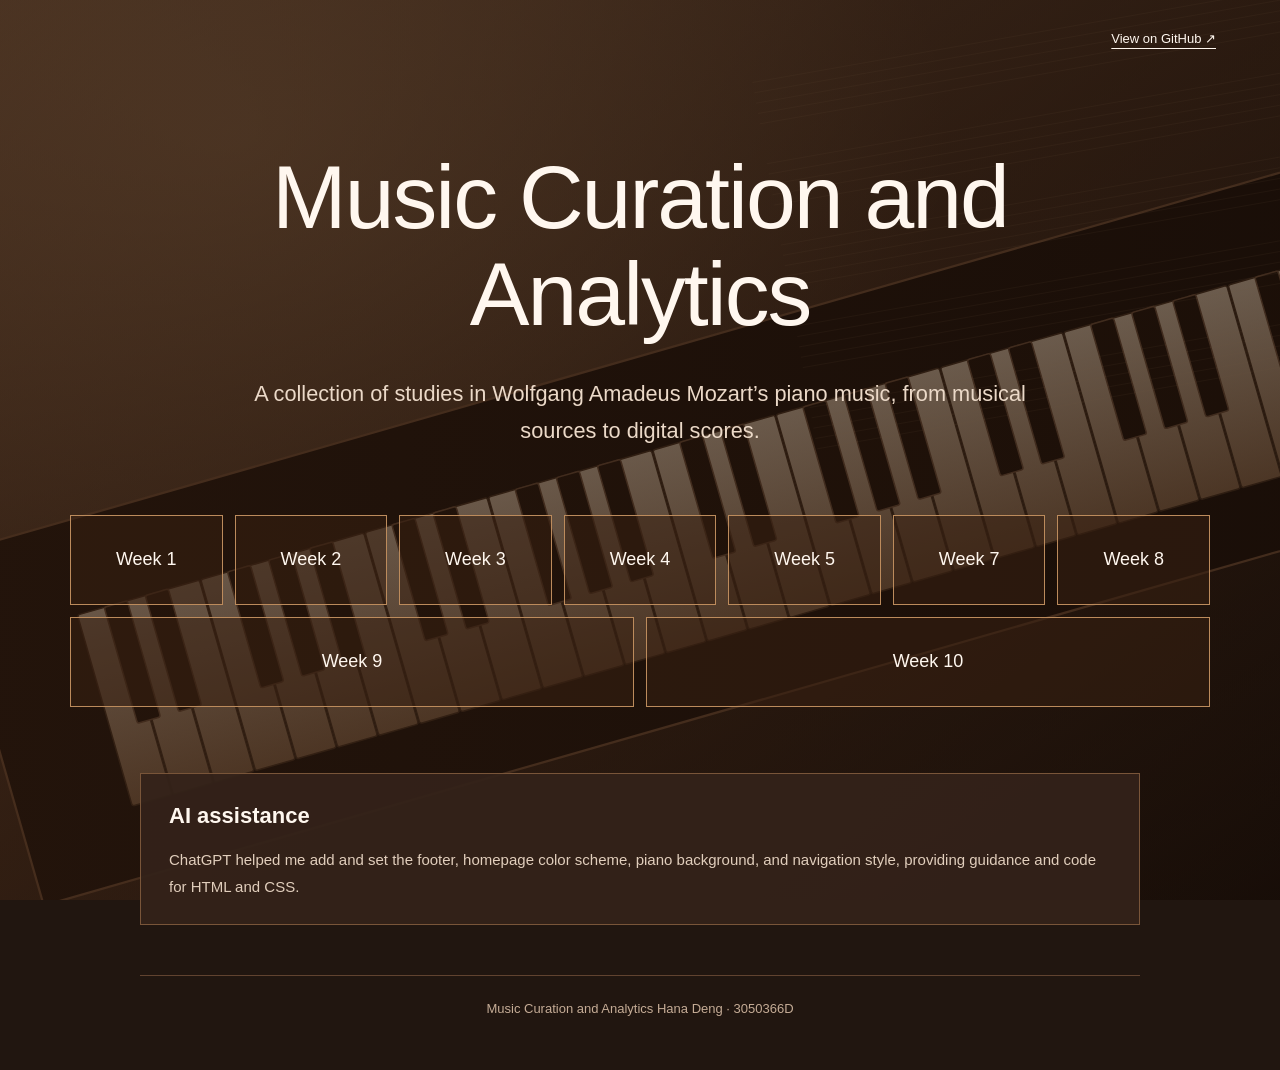
<file: index.html>
<!doctype html>
<html>
  <head>
    <title>Home | Music Curation and Analytics</title>
    <link rel="stylesheet" href="portfolio.css?v=20261117">
 <style>
  /* 1. Piano background, brown overlay and page spacing */
  body {
    min-height: 100vh;
    margin: 0;
    padding: 28px 5vw;
    text-align: center;
    background-color: #211610;
    background-image:
      linear-gradient(
        90deg,
        rgba(39, 22, 12, 0.62),
        rgba(24, 13, 7, 0.55)
      ),
      url("piano-background-brown.svg");
    background-position: center;
    background-size: cover;
    background-repeat: no-repeat;
    background-attachment: fixed;
  }

  /* 2. GitHub link at the top of the page */
  body > p:first-of-type {
    margin: 0;
    text-align: right;
    font-size: 13px;
  }

  /* 3. Main heading */
  body > h1 {
    max-width: 1000px;
    margin: 100px auto 32px;
    font-size: clamp(44px, 7vw, 108px);
    font-weight: 500;
    line-height: 1.08;
    letter-spacing: -2px;
  }

  /* 4. Introduction below the main heading */
  body > h1 + p {
    max-width: 800px;
    margin: 0 auto 60px;
    color: #ebd9c8;
    font-size: clamp(17px, 1.7vw, 25px);
    line-height: 1.7;
  }

  /* 5. Navigation layout and hidden text separators */
  .week-nav {
    margin: 0 auto 60px;
    gap: 0;
    font-size: 0;
  }

  /* 6. Navigation buttons with vertically stacked text */
  .week-nav a {
    display: flex;
    flex-direction: column;
    align-items: center;
    justify-content: center;
    flex: 1 1 140px;
    min-height: 90px;
    margin: 6px;
    font-size: 18px;
    white-space: normal;
  }

  /* 7. AI assistance heading and statement */
  body > h2 {
    max-width: 1000px;
    margin: 50px auto 0;
    padding: 24px 28px 12px;
    border: 1px solid #795539;
    border-bottom: 0;
    background: rgba(51, 34, 25, 0.92);
    text-align: left;
    font-size: 22px;
  }

  body > h2 + p {
    max-width: 1000px;
    margin: 0 auto 50px;
    padding: 0 28px 24px;
    border: 1px solid #795539;
    border-top: 0;
    background: rgba(51, 34, 25, 0.92);
    color: #e1cebc;
    text-align: left;
    font-size: 15px;
    line-height: 1.8;
  }

  /* 8. Footer */
  footer {
    display: block;
    max-width: 1000px;
    margin: 0 auto;
    padding: 22px 0;
    border-top: 1px solid #614330;
    text-align: center;
  }

  footer p {
    margin: 0;
  }

  footer small {
    font-size: 13px;
  }
</style>
  </head>
  <body>
    <p>
  <a href="https://github.com/dengyuhan0318-web/MCA-2026">View on GitHub ↗</a>
    </p>
      <h1>Music Curation and Analytics</h1>
      <p>A collection of studies in Wolfgang Amadeus Mozart’s piano music, from musical sources to digital scores.</p>
      <nav class="week-nav" aria-label="Portfolio weeks">
        <a  href="week-1.html">Week 1</a> |
        <a  href="week-2.html">Week 2</a> |
        <a  href="verovio.html">Week 3</a> |
        <a  href="week-4.html">Week 4</a> |
        <a  href="week-5.html">Week 5</a> |
        <a  href="week-7.html">Week 7</a> |
        <a href="week-8.html">Week 8</a> |
        <a href="week-9.html">Week 9</a> |
        <a href="week-10.html">Week 10</a>
      </nav>
    <h2>AI assistance</h2>
    <p>
  ChatGPT helped me add and set the footer, homepage color scheme, piano background, and navigation style, providing guidance and code for HTML and CSS.
    </p>
    <footer>
  <p>
    <small>
      Music Curation and Analytics
      Hana Deng · 3050366D
    </small>
  </p>
</footer>
  </body>
</html>
</file>
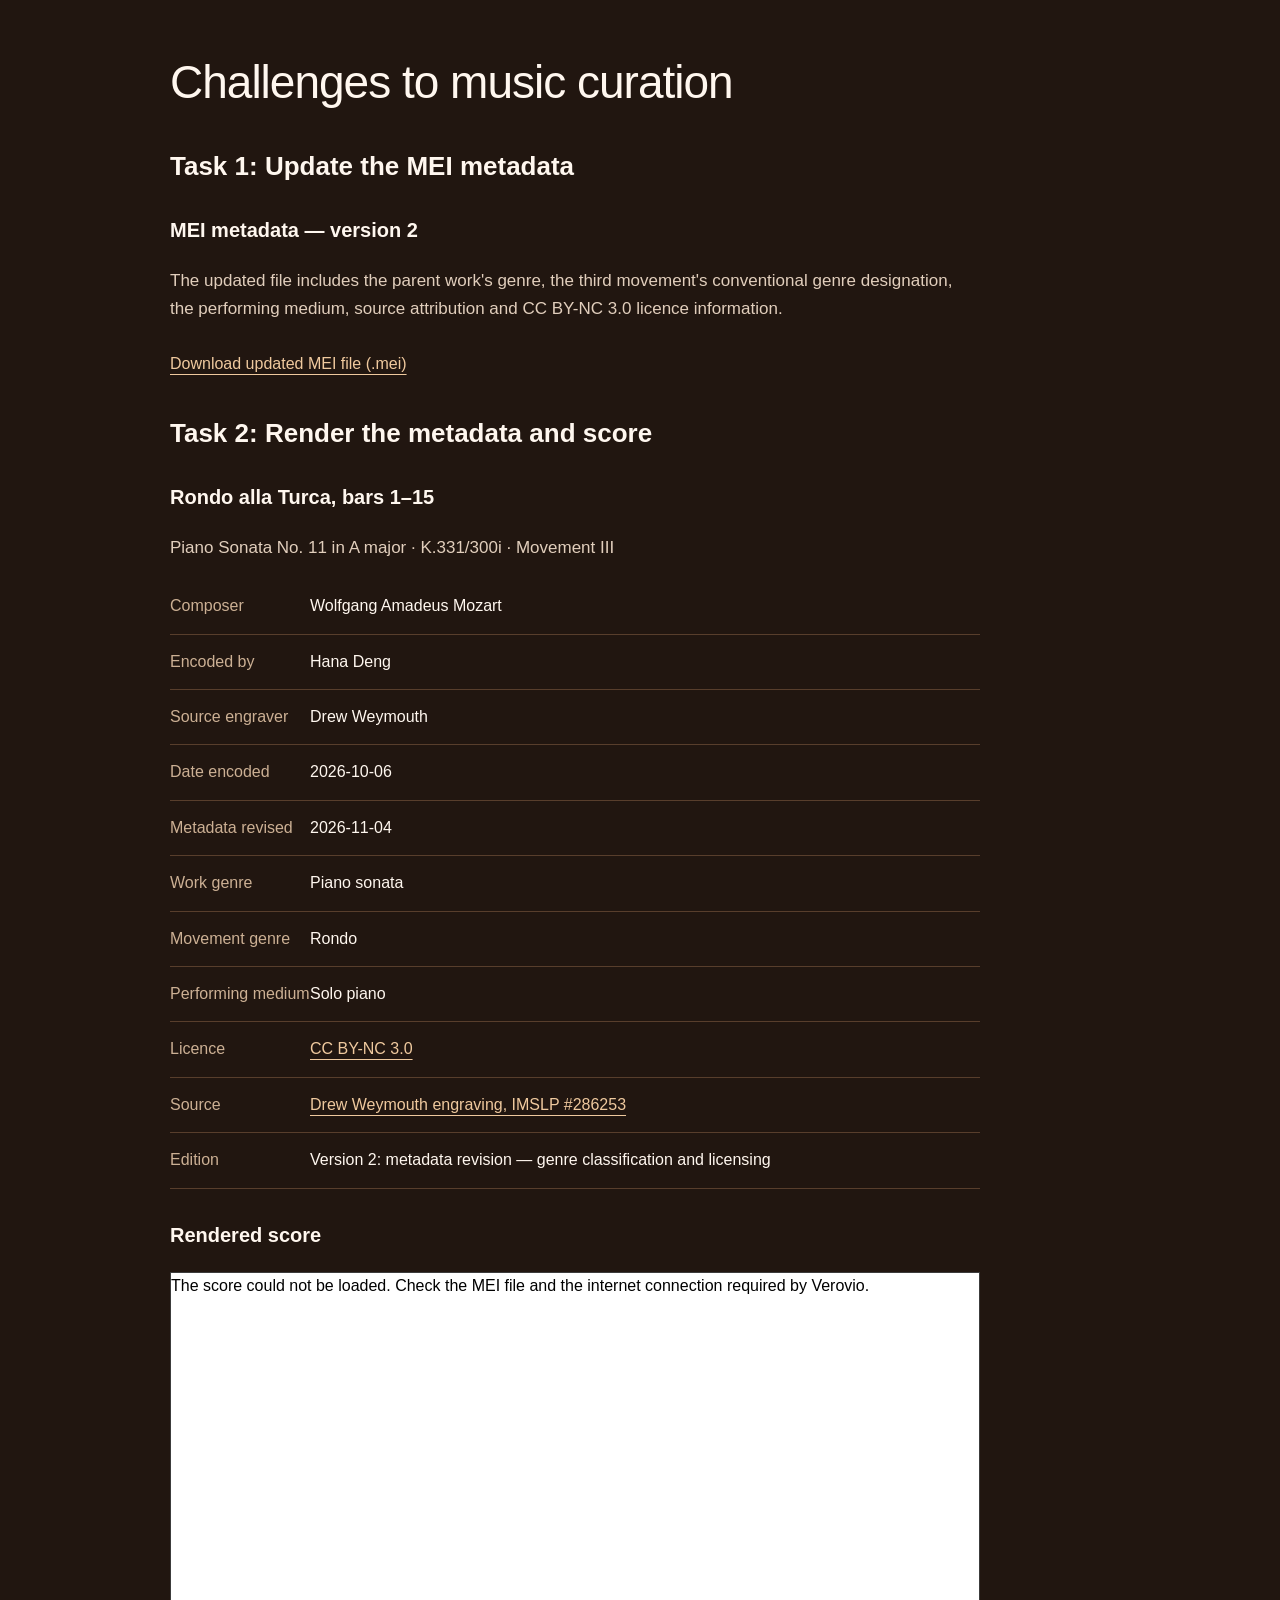
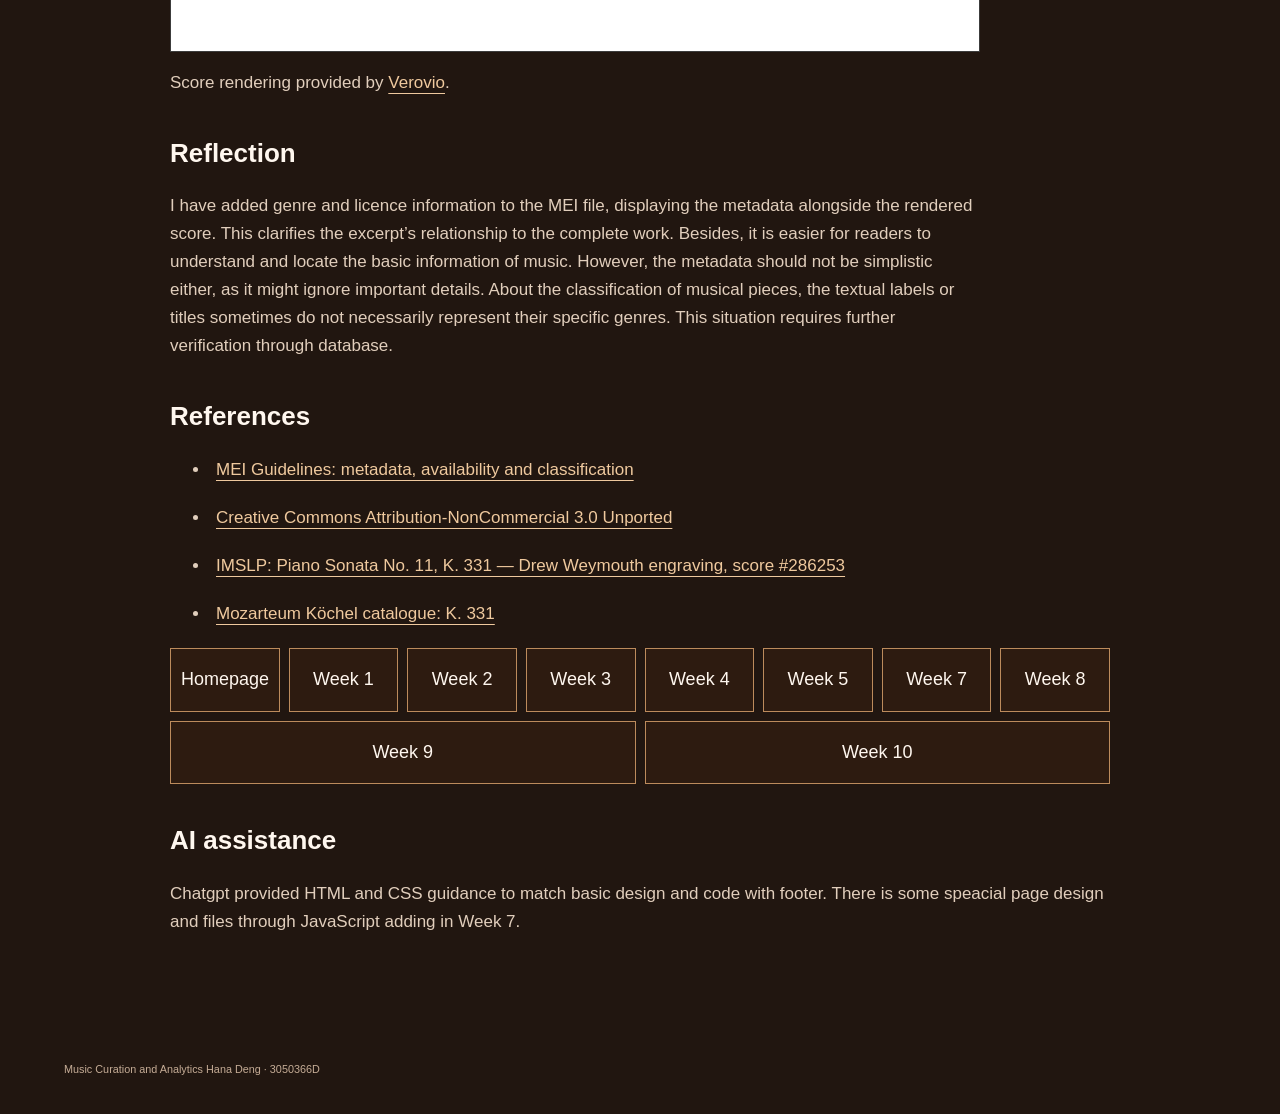
<file: metaRAW.html>
<!doctype html>
<html lang="en">
<head>
  <meta charset="utf-8">
  <meta name="viewport" content="width=device-width, initial-scale=1">
  <meta http-equiv="refresh" content="0; url=week-7.html#render-title">
  <title>Week 7 metadata and score | Music Curation and Analytics</title>
  <link rel="canonical" href="week-7.html">
  <link rel="stylesheet" href="portfolio.css">
</head>
<body class="interior">
  <main class="page">
    <p><a href="week-7.html#render-title">Open the updated Week 7 metadata and score →</a></p>
  </main>
</body>
</html>
</file>
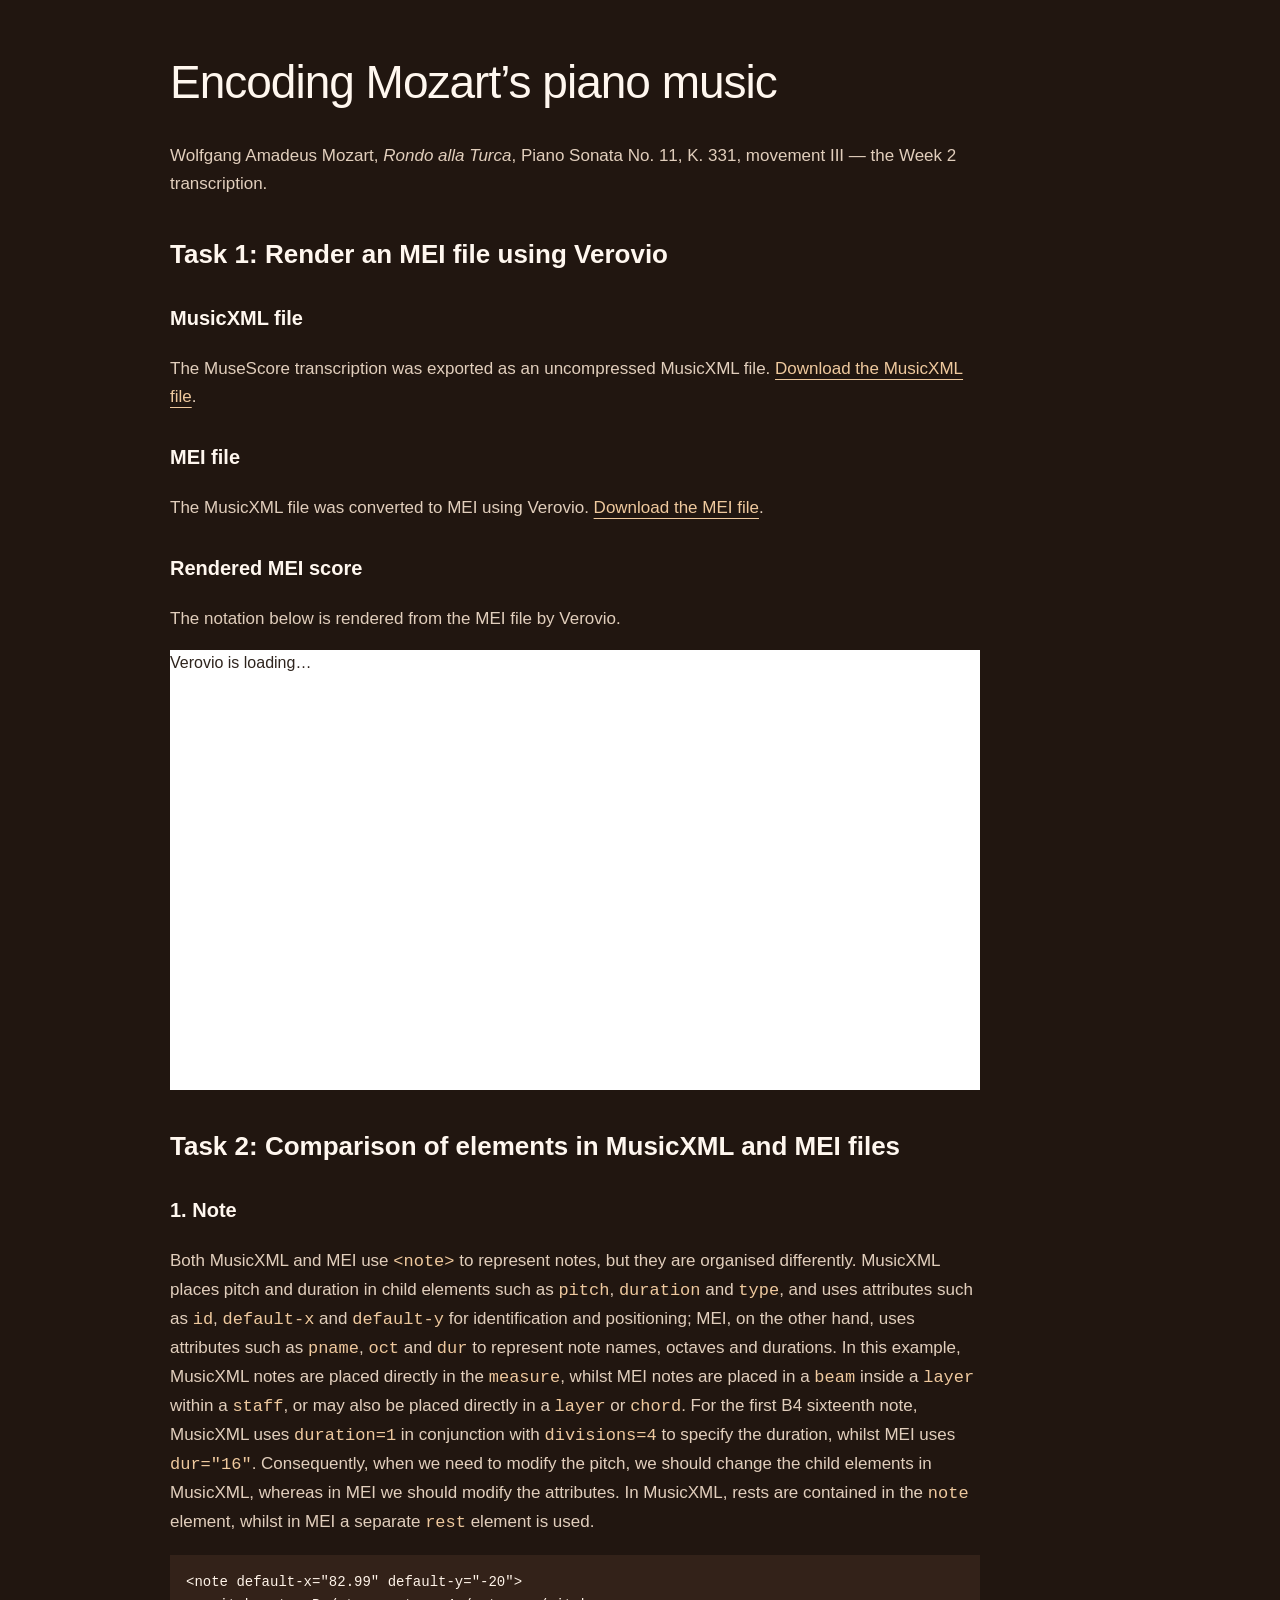
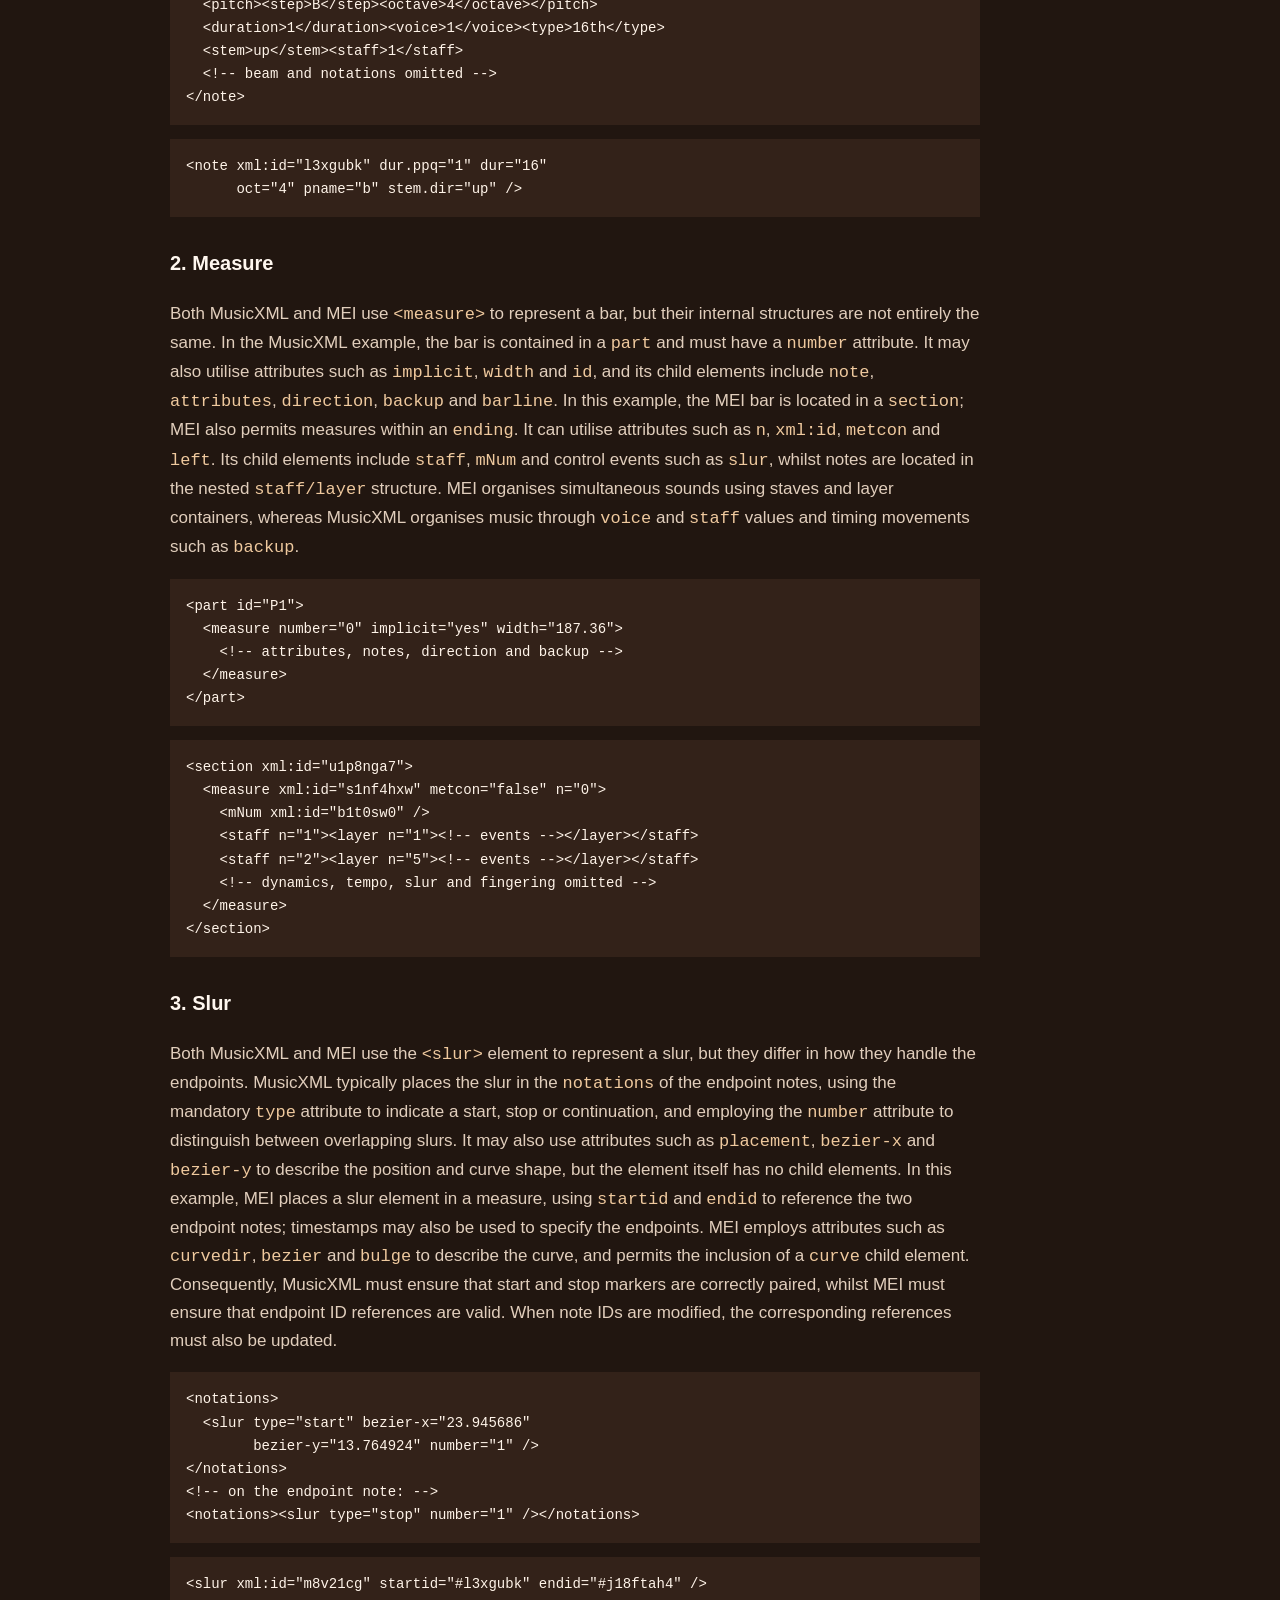
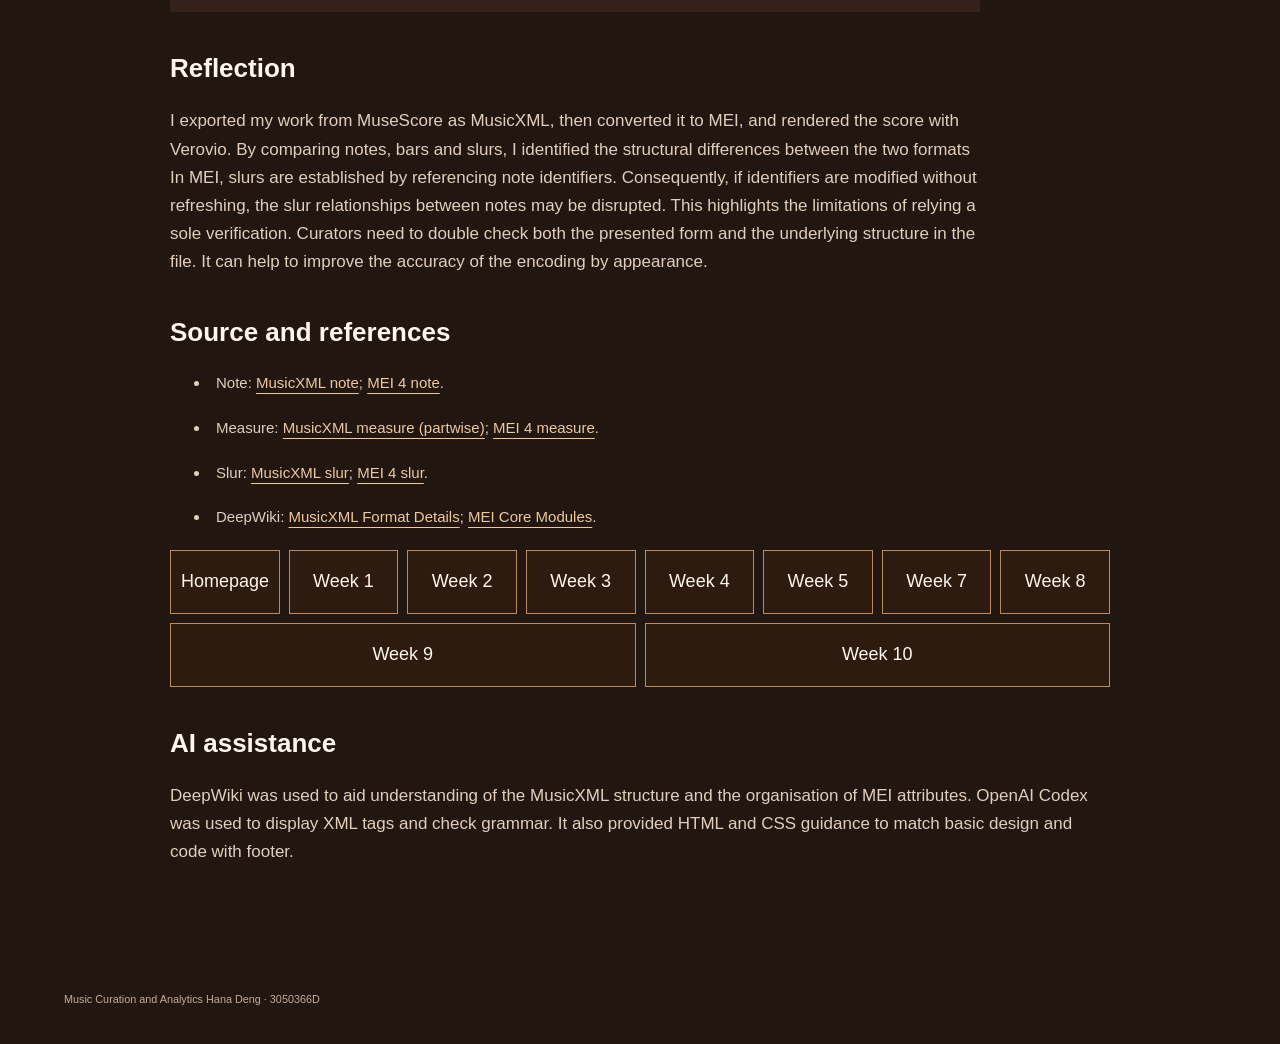
<file: verovio.html>
<!doctype html>
<html>
  <head>
    <title>Week 3 — Mozart in MusicXML and MEI</title>
    <link rel="stylesheet" href="portfolio.css?v=20261017-consistency">
    <style>  
      /* Score display */
  #app {
    width: 100%;
    height: 440px;
    background: #fff;
    color: #2e241d;
    color-scheme: light;
  }

  /* Encoding examples */
  .page pre {
    overflow: auto;
    padding: 16px;
    background: #332219;
    color: #fff4e9;
    font-size: 14px;
    line-height: 1.65;
  }

  .page p code {
    color: #efc99e;
  }

  /* References */
  .references {
    margin-top: 40px;
  }

  .references p,
  .references li {
    font-size: 15px;
  }</style>
  </head>
  <body>
  <a class="skip" href="#main">Skip to content</a>
  <main id="main" class="page">
    <article>
      <h1>Encoding Mozart’s piano music</h1>
      <p>
        Wolfgang Amadeus Mozart, <i>Rondo alla Turca</i>,
        Piano Sonata No. 11, K. 331, movement III —
        the Week 2 transcription.
      </p>
        <section>
  <h2>Task 1: Render an MEI file using Verovio</h2>
          <h3>MusicXML file</h3>
          <p>
            The MuseScore transcription was exported as an uncompressed MusicXML file.
            <a href="data/Mozart_Rondo_alla_Turca_15_bars.musicxml" download>Download the MusicXML
            file</a>.
          </p>
          <h3>MEI file</h3>
          <p>
            The MusicXML file was converted to MEI using Verovio.
            <a href="data/Mozart_Rondo_alla_Turca_15_bars.mei" download>Download the MEI file</a>.
          </p>
          <h3>Rendered MEI score</h3>
          <p>The notation below is rendered from the MEI file by Verovio.</p>
          <p id="status" role="status" hidden></p>
          <div id="app">Verovio is loading…</div>
        </section>
        <section>
  <h2>Task 2: Comparison of elements in MusicXML and MEI files</h2>
          <h3>1. Note</h3>
          <p>
            Both MusicXML and MEI use <code>&lt;note&gt;</code> to represent notes, but they are
            organised differently. MusicXML places pitch and duration in child elements such as
            <code>pitch</code>, <code>duration</code> and <code>type</code>, and uses attributes
            such as <code>id</code>, <code>default-x</code> and <code>default-y</code> for
            identification and positioning; MEI, on the other hand, uses attributes such as
            <code>pname</code>, <code>oct</code> and <code>dur</code> to represent note names,
            octaves and durations. In this example, MusicXML notes are placed directly in the
            <code>measure</code>, whilst MEI notes are placed in a <code>beam</code> inside a
            <code>layer</code> within a <code>staff</code>, or may also be placed directly in a
            <code>layer</code> or <code>chord</code>. For the first B4 sixteenth note, MusicXML uses
            <code>duration=1</code> in conjunction with <code>divisions=4</code> to specify the
            duration, whilst MEI uses <code>dur="16"</code>. Consequently, when we need to modify
            the pitch, we should change the child elements in MusicXML, whereas in MEI we should
            modify the attributes. In MusicXML, rests are contained in the <code>note</code>
            element, whilst in MEI a separate <code>rest</code> element is used.
          </p>
          <pre><code>&lt;note default-x=&quot;82.99&quot; default-y=&quot;-20&quot;&gt;
  &lt;pitch&gt;&lt;step&gt;B&lt;/step&gt;&lt;octave&gt;4&lt;/octave&gt;&lt;/pitch&gt;
  &lt;duration&gt;1&lt;/duration&gt;&lt;voice&gt;1&lt;/voice&gt;&lt;type&gt;16th&lt;/type&gt;
  &lt;stem&gt;up&lt;/stem&gt;&lt;staff&gt;1&lt;/staff&gt;
  &lt;!-- beam and notations omitted --&gt;
&lt;/note&gt;</code></pre>
          <pre><code>&lt;note xml:id=&quot;l3xgubk&quot; dur.ppq=&quot;1&quot; dur=&quot;16&quot;
      oct=&quot;4&quot; pname=&quot;b&quot; stem.dir=&quot;up&quot; /&gt;</code></pre>
          <h3>2. Measure</h3>
          <p>
            Both MusicXML and MEI use <code>&lt;measure&gt;</code> to represent a bar, but their
            internal structures are not entirely the same. In the MusicXML example, the bar is
            contained in a <code>part</code> and must have a <code>number</code> attribute. It may
            also utilise attributes such as <code>implicit</code>, <code>width</code> and
            <code>id</code>, and its child elements include <code>note</code>,
            <code>attributes</code>, <code>direction</code>, <code>backup</code> and
            <code>barline</code>. In this example, the MEI bar is located in a <code>section</code>;
            MEI also permits measures within an <code>ending</code>. It can utilise attributes such
            as <code>n</code>, <code>xml:id</code>, <code>metcon</code> and <code>left</code>. Its
            child elements include <code>staff</code>, <code>mNum</code> and control events such as
            <code>slur</code>, whilst notes are located in the nested <code>staff/layer</code>
            structure. MEI organises simultaneous sounds using staves and layer containers, whereas
            MusicXML organises music through <code>voice</code> and <code>staff</code> values and
            timing movements such as <code>backup</code>.
          </p>
          <pre><code>&lt;part id=&quot;P1&quot;&gt;
  &lt;measure number=&quot;0&quot; implicit=&quot;yes&quot; width=&quot;187.36&quot;&gt;
    &lt;!-- attributes, notes, direction and backup --&gt;
  &lt;/measure&gt;
&lt;/part&gt;</code></pre>
          <pre><code>&lt;section xml:id=&quot;u1p8nga7&quot;&gt;
  &lt;measure xml:id=&quot;s1nf4hxw&quot; metcon=&quot;false&quot; n=&quot;0&quot;&gt;
    &lt;mNum xml:id=&quot;b1t0sw0&quot; /&gt;
    &lt;staff n=&quot;1&quot;&gt;&lt;layer n=&quot;1&quot;&gt;&lt;!-- events --&gt;&lt;/layer&gt;&lt;/staff&gt;
    &lt;staff n=&quot;2&quot;&gt;&lt;layer n=&quot;5&quot;&gt;&lt;!-- events --&gt;&lt;/layer&gt;&lt;/staff&gt;
    &lt;!-- dynamics, tempo, slur and fingering omitted --&gt;
  &lt;/measure&gt;
&lt;/section&gt;</code></pre>
          <h3>3. Slur</h3>
          <p>
            Both MusicXML and MEI use the <code>&lt;slur&gt;</code> element to represent a slur, but
            they differ in how they handle the endpoints. MusicXML typically places the slur in the
            <code>notations</code> of the endpoint notes, using the mandatory <code>type</code>
            attribute to indicate a start, stop or continuation, and employing the
            <code>number</code> attribute to distinguish between overlapping slurs. It may also use
            attributes such as <code>placement</code>, <code>bezier-x</code> and
            <code>bezier-y</code> to describe the position and curve shape, but the element itself
            has no child elements. In this example, MEI places a slur element in a measure, using
            <code>startid</code> and <code>endid</code> to reference the two endpoint notes;
            timestamps may also be used to specify the endpoints. MEI employs attributes such as
            <code>curvedir</code>, <code>bezier</code> and <code>bulge</code> to describe the curve,
            and permits the inclusion of a <code>curve</code> child element. Consequently, MusicXML
            must ensure that start and stop markers are correctly paired, whilst MEI must ensure
            that endpoint ID references are valid. When note IDs are modified, the corresponding
            references must also be updated.
          </p>
          <pre><code>&lt;notations&gt;
  &lt;slur type=&quot;start&quot; bezier-x=&quot;23.945686&quot;
        bezier-y=&quot;13.764924&quot; number=&quot;1&quot; /&gt;
&lt;/notations&gt;
&lt;!-- on the endpoint note: --&gt;
&lt;notations&gt;&lt;slur type=&quot;stop&quot; number=&quot;1&quot; /&gt;&lt;/notations&gt;</code></pre>
          <pre><code>&lt;slur xml:id=&quot;m8v21cg&quot; startid=&quot;#l3xgubk&quot; endid=&quot;#j18ftah4&quot; /&gt;</code></pre>
        </section>
        <h2>Reflection</h2>
        <p>
          I exported my work from MuseScore as MusicXML, then converted it to MEI, and rendered
          the score with Verovio. By comparing notes, bars and slurs, I identified the structural differences between the two formats In MEI, slurs are established
          by referencing note identifiers. Consequently, if identifiers are modified without
          refreshing, the slur relationships between notes may be disrupted. This
          highlights the limitations of relying a sole verification. Curators
          need to double check both the presented form and the underlying structure
          in the file. It can help to improve the accuracy of the encoding by appearance.
        </p>
        <div class="references">
  <h2>Source and references</h2>
  <ul>
    <li>
      Note:
      <a href="https://www.w3.org/2021/06/musicxml40/musicxml-reference/elements/note/">MusicXML note</a>;
      <a href="https://music-encoding.org/guidelines/v4/elements/note.html">MEI 4 note</a>.
    </li>
    <li>
      Measure:
      <a href="https://www.w3.org/2021/06/musicxml40/musicxml-reference/elements/measure-partwise/">MusicXML measure (partwise)</a>;
      <a href="https://music-encoding.org/guidelines/v4/elements/measure.html">MEI 4 measure</a>.
    </li>
    <li>
      Slur:
      <a href="https://www.w3.org/2021/06/musicxml40/musicxml-reference/elements/slur/">MusicXML slur</a>;
      <a href="https://music-encoding.org/guidelines/v4/elements/slur.html">MEI 4 slur</a>.
    </li>
    <li>
      DeepWiki:
      <a href="https://deepwiki.com/w3c/mnxconverter/6.1-musicxml-format-details">MusicXML Format Details</a>;
      <a href="https://deepwiki.com/music-encoding/music-encoding/2.1-core-modules">MEI Core Modules</a>.
    </li>
  </ul>
</div>
        <script type="module">
import 'https://www.verovio.org/javascript/app/verovio-app.js';
const options={defaultView:'responsive',defaultZoom:3,enableResponsive:true,enableDocument:true};
const app=new Verovio.App(document.getElementById('app'),options);
const status=document.getElementById('status');
const scorePanel=document.getElementById('app');
let fitTimer;
function fitScorePanel(){
  clearTimeout(fitTimer);
  fitTimer=setTimeout(()=>{
    const svg=scorePanel.querySelector('.vrv-svg-wrapper svg');
    if(!svg)return;
    const scoreHeight=svg.getBoundingClientRect().height;
    if(!scoreHeight)return;
    const toolbar=scorePanel.querySelector('.vrv-toolbar');
    const bar=scorePanel.querySelector('.vrv-statusbar');
    const height=Math.ceil(scoreHeight+(toolbar?.offsetHeight||0)+(bar?.offsetHeight||0)+16);
    if(Math.abs(scorePanel.clientHeight-height)>2){
      scorePanel.style.height=height+'px';
      window.dispatchEvent(new Event('resize'));
    }
  },180);
}
new MutationObserver(fitScorePanel).observe(scorePanel,{childList:true,subtree:true});
window.addEventListener('resize',fitScorePanel);
async function loadScore(file){status.hidden=true;try{const response=await fetch(file);if(!response.ok)throw new Error('Score request failed: '+response.status);app.loadData(await response.text());}catch(error){status.textContent='Unable to load score: '+error.message;status.hidden=false;}}
loadScore('data/Mozart_Rondo_alla_Turca_15_bars.mei');
</script>
      </article>
              <nav class="week-nav">
      <a href="index.html">Homepage</a>
      <a href="week-1.html">Week 1</a>
      <a href="week-2.html">Week 2</a>
      <a href="verovio.html">Week 3</a>
      <a href="week-4.html">Week 4</a>
      <a href="week-5.html">Week 5</a>
      <a href="week-7.html">Week 7</a>
      <a href="week-8.html">
        Week 8

      </a>
      <a href="week-9.html">
        Week 9

      </a>
      <a href="week-10.html">
        Week 10

      </a>
    </nav>
    <h2>AI assistance</h2>
    <p>
      DeepWiki was used to aid understanding of the MusicXML structure
      and the organisation of MEI attributes. OpenAI Codex was used 
      to display XML tags and check grammar. It also provided HTML and CSS guidance to match basic design and code with footer.      
    </p>
  </main>
  <footer>
    <p>
      <small>
        Music Curation and Analytics
        Hana Deng · 3050366D
      </small>
    </p>
  </footer>
</body>
</html>
</file>
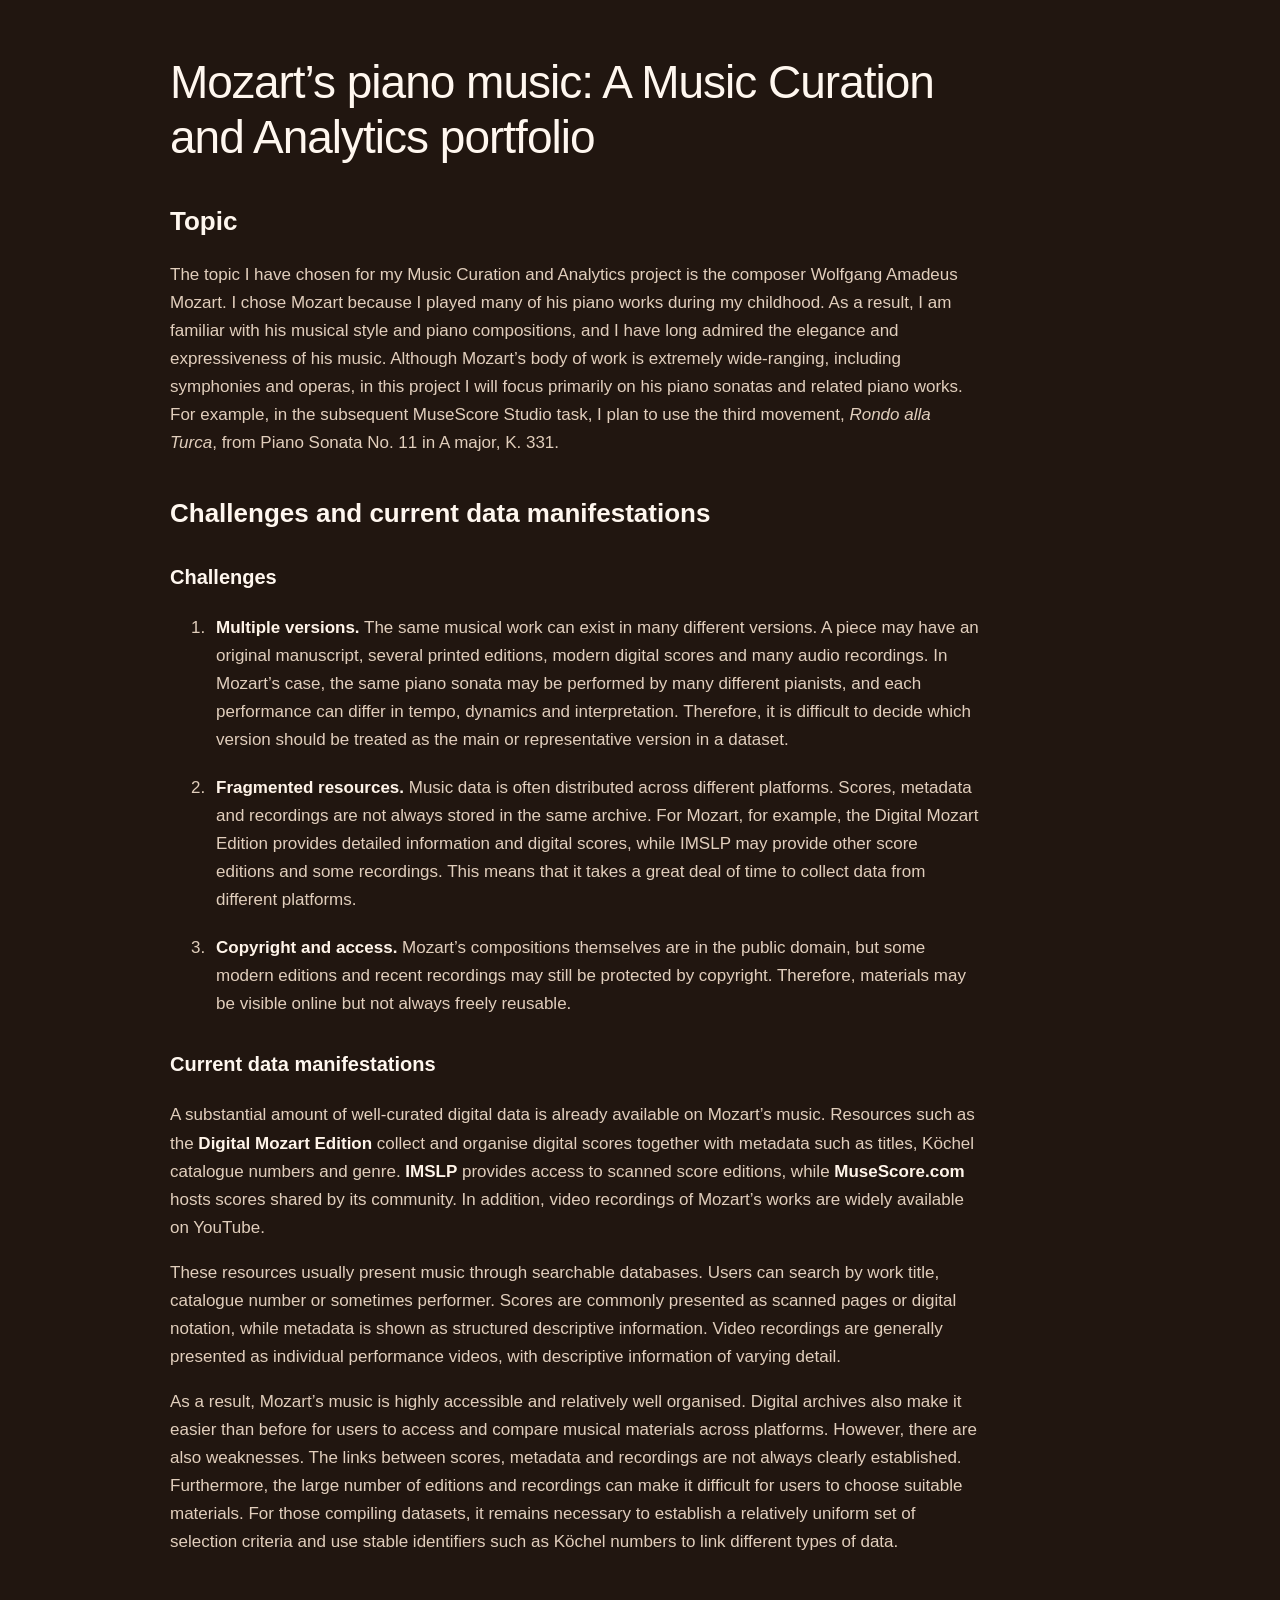
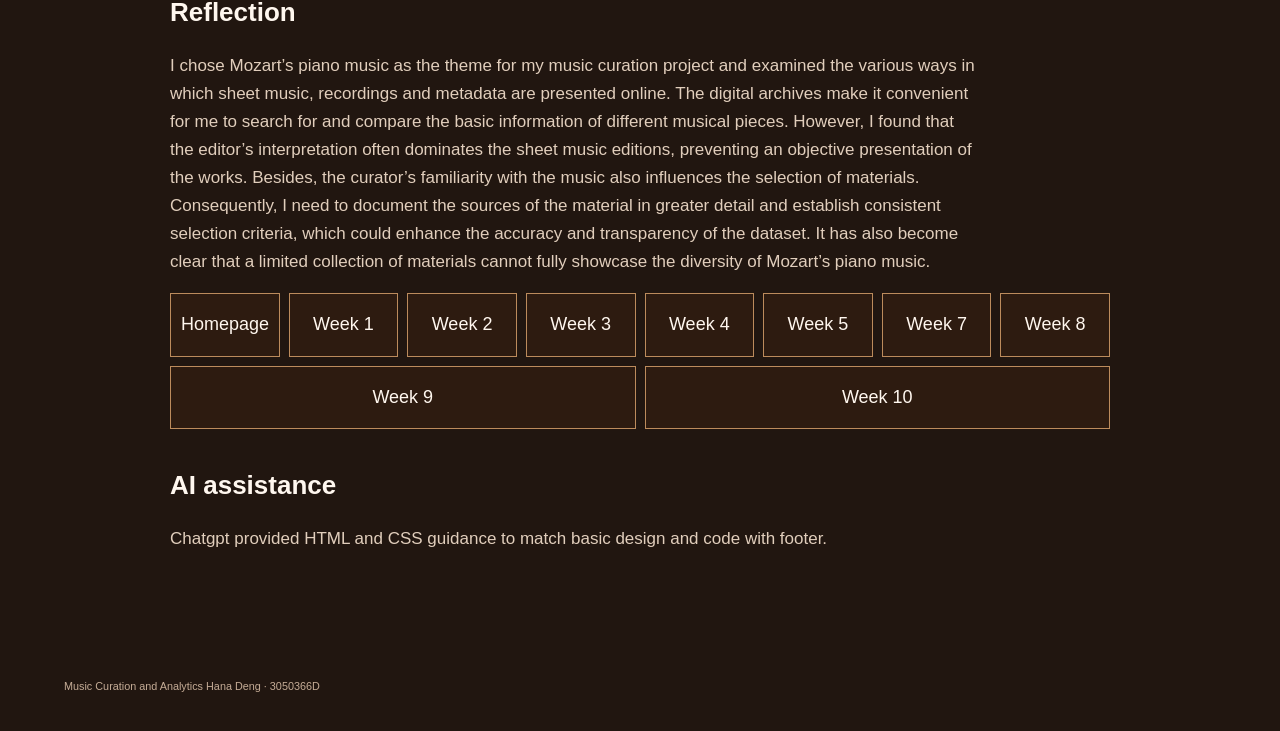
<file: week-1.html>
<!doctype html>
<!--Version 1.0 -->
  <head>
    <title>Week 1 | Music Curation and Analytics</title>
    <link rel="stylesheet" href="portfolio.css?v=20261117">
  </head>
  <body>
  <main class="page">
    <article>
        <h1>Mozart’s piano music: A Music Curation and Analytics portfolio</h1>
        <h2>Topic</h2>
        <p>
          The topic I have chosen for my Music Curation and Analytics project is the composer
          Wolfgang Amadeus Mozart. I chose Mozart because I played many of his piano works during my
          childhood. As a result, I am familiar with his musical style and piano compositions, and I
          have long admired the elegance and expressiveness of his music. Although Mozart’s body of
          work is extremely wide-ranging, including symphonies and operas, in this project I will
          focus primarily on his piano sonatas and related piano works. For example, in the
          subsequent MuseScore Studio task, I plan to use the third movement, <em>Rondo alla
          Turca</em>, from Piano Sonata No. 11 in A major, K. 331.
        </p>
        <h2>Challenges and current data manifestations</h2>
        <h3>Challenges</h3>
        <ol>
          <li>
            <strong>Multiple versions.</strong> The same musical work can exist in many different
            versions. A piece may have an original manuscript, several printed editions, modern
            digital scores and many audio recordings. In Mozart’s case, the same piano sonata may be
            performed by many different pianists, and each performance can differ in tempo, dynamics
            and interpretation. Therefore, it is difficult to decide which version should be treated
            as the main or representative version in a dataset.
          </li>
          <li>
            <strong>Fragmented resources.</strong> Music data is often distributed across different
            platforms. Scores, metadata and recordings are not always stored in the same archive.
            For Mozart, for example, the Digital Mozart Edition provides detailed information and
            digital scores, while IMSLP may provide other score editions and some recordings. This
            means that it takes a great deal of time to collect data from different platforms.
          </li>
          <li>
            <strong>Copyright and access.</strong> Mozart’s compositions themselves are in the
            public domain, but some modern editions and recent recordings may still be protected by
            copyright. Therefore, materials may be visible online but not always freely reusable.
          </li>
        </ol>
        <h3>Current data manifestations</h3>
        <p>
          A substantial amount of well-curated digital data is already available on Mozart’s music.
          Resources such as the <strong>Digital Mozart Edition</strong> collect and organise digital
          scores together with metadata such as titles, Köchel catalogue numbers and genre.
          <strong>IMSLP</strong> provides access to scanned score editions, while
          <strong>MuseScore.com</strong> hosts scores shared by its community. In addition, video
          recordings of Mozart’s works are widely available on YouTube.
        </p>
        <p>
          These resources usually present music through searchable databases. Users can search by
          work title, catalogue number or sometimes performer. Scores are commonly presented as
          scanned pages or digital notation, while metadata is shown as structured descriptive
          information. Video recordings are generally presented as individual performance videos,
          with descriptive information of varying detail.
        </p>
        <p>
          As a result, Mozart’s music is highly accessible and relatively well organised. Digital
          archives also make it easier than before for users to access and compare musical materials
          across platforms. However, there are also weaknesses. The links between scores, metadata
          and recordings are not always clearly established. Furthermore, the large number of
          editions and recordings can make it difficult for users to choose suitable materials. For
          those compiling datasets, it remains necessary to establish a relatively uniform set of
          selection criteria and use stable identifiers such as Köchel numbers to link different
          types of data.
        </p>
        <h2 id="reflection">Reflection</h2>
        <p>
          I chose Mozart’s piano music as the theme for my music curation project and examined the
          various ways in which sheet music, recordings and metadata are presented online. 
          The digital archives make it convenient for me to search for and compare the basic information of different musical pieces. 
          However, I found that the editor’s interpretation often dominates the sheet music editions,
          preventing an objective presentation of the works. Besides, the curator’s
          familiarity with the music also influences the selection of materials. Consequently, 
          I need to document the sources of the material in greater detail and establish
          consistent selection criteria, which could enhance the accuracy and transparency of the
          dataset. It has also become clear that a limited collection of materials cannot fully
          showcase the diversity of Mozart’s piano music.
        </p>
      </article>
      <nav class="week-nav">
        <a href="index.html">Homepage</a>
        <a href="week-1.html">Week 1</a>
        <a  href="week-2.html">Week 2</a>
        <a  href="verovio.html">Week 3</a>
        <a  href="week-4.html">Week 4</a>
        <a  href="week-5.html">Week 5</a>
        <a  href="week-7.html">Week 7</a>
        <a  href="week-8.html">Week 8</a>
        <a  href="week-9.html">Week 9</a>
        <a  href="week-10.html">Week 10</a>
      </nav>
    <h2>AI assistance</h2>
    <p>
      Chatgpt provided HTML and CSS guidance to match basic design and code with footer.
    </p>
    </main>
    <footer>
    <p>
      <small>
        Music Curation and Analytics
        Hana Deng · 3050366D
      </small>
    </p>
  </footer>
  </body>
</html>
</file>
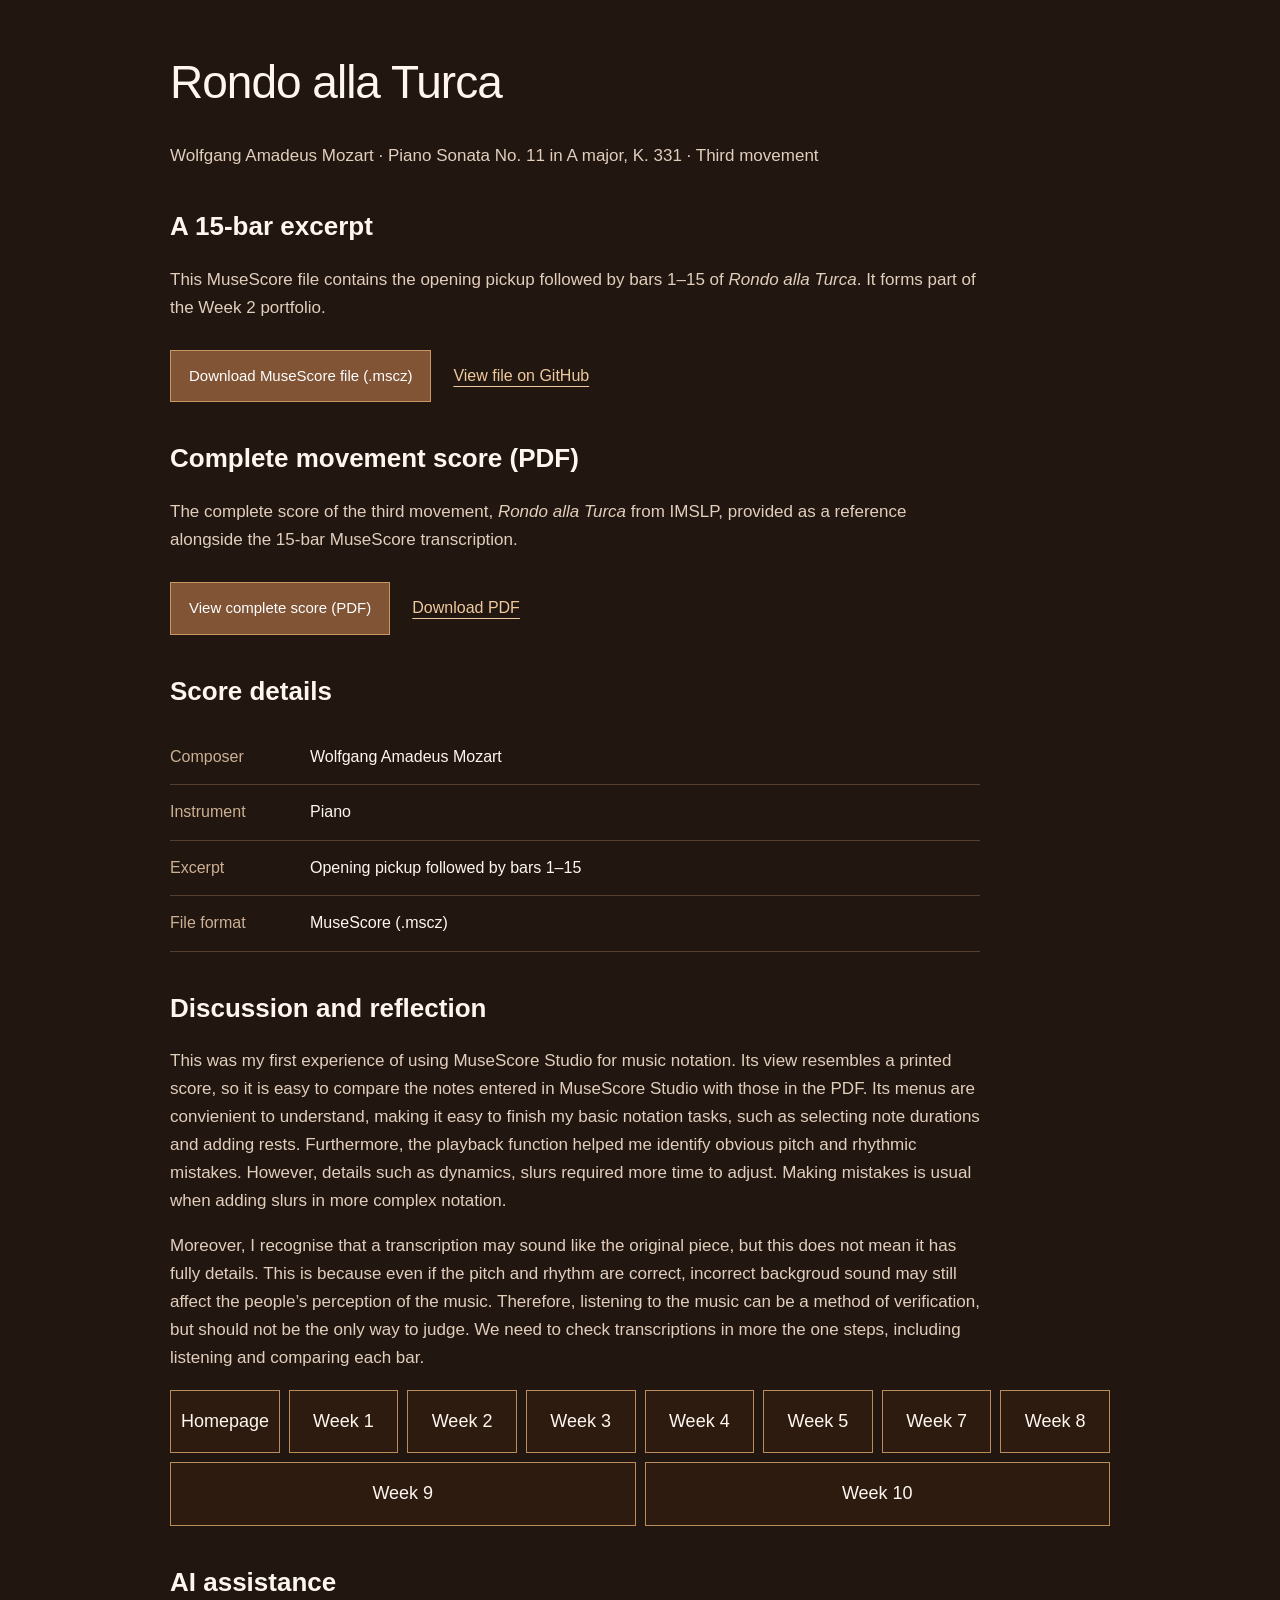
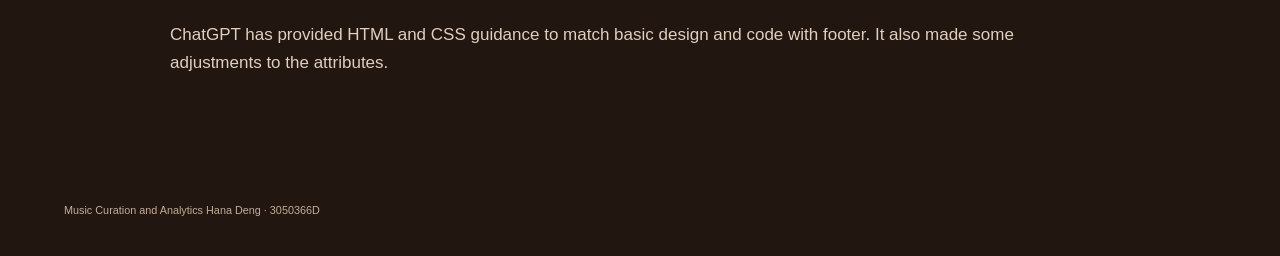
<file: week-2.html>
<!doctype html>
  <head>
    <title>Week 2 | Music Curation and Analytics</title>
    <link rel="stylesheet" href="portfolio.css?v=20261017-consistency">
  </head>
  <body>
  <a class="skip" href="#main">Skip to content</a>
  <main id="main" class="page">
    <article>
      <h1>Rondo alla Turca</h1>
      <p>
        Wolfgang Amadeus Mozart · Piano Sonata No. 11 in A major, K. 331 · Third movement
      </p>
        
          <h2>A 15-bar excerpt</h2>
          <p>
            This MuseScore file contains the opening pickup followed by bars 1–15 of <em>Rondo alla
            Turca</em>. It forms part of the Week 2 portfolio.
          </p>
          <div class="actions">
            <a class="primary" href="Mozart_Rondo_alla_Turca_15_bars.mscz" download>
              Download MuseScore file (.mscz) 
            </a>
            <a href="https://github.com/dengyuhan0318-web/MCA-2026/blob/master/Mozart_Rondo_alla_Turca_15_bars.mscz">
              View file on GitHub 
            </a>
          </div>
       
          <h2>Complete movement score (PDF)</h2>
          <p>
            The complete score of the third movement, <em>Rondo alla Turca</em> from IMSLP, provided
            as a reference alongside the 15-bar MuseScore transcription.
          </p>
          <div class="actions">
            <a class="primary" href="Mozart_Rondo_alla_Turca_IMSLP.pdf" target="_blank" rel="noopener">
              View complete score (PDF) 
            </a>
            <a href="Mozart_Rondo_alla_Turca_IMSLP.pdf" download>Download PDF </a>
          </div>
       
        <h2>Score details</h2>
        <dl>
          <div>
            <dt>Composer</dt>
            <dd>Wolfgang Amadeus Mozart</dd>
          </div>
          <div>
            <dt>Instrument</dt>
            <dd>Piano</dd>
          </div>
          <div>
            <dt>Excerpt</dt>
            <dd>Opening pickup followed by bars 1–15</dd>
          </div>
          <div>
            <dt>File format</dt>
            <dd>MuseScore (.mscz)</dd>
          </div>
        </dl>
        
  <h2>Discussion and reflection</h2>
          <p>
            This was my first experience of using MuseScore Studio for music notation. Its view resembles a printed score, so it is easy to compare the notes entered
            in MuseScore Studio with those in the PDF. Its menus are convienient to
            understand, making it easy to finish my basic notation tasks, such as selecting note
            durations and adding rests. Furthermore, the playback function helped
            me identify obvious pitch and rhythmic mistakes. However, details such as dynamics, slurs
        required more time to adjust. Making mistakes is usual when adding slurs in more complex notation.
          </p>
          <p>
            Moreover, I recognise that a transcription may sound like the original piece, but this does not mean it has fully details. This is
            because even if the pitch and rhythm are correct, incorrect backgroud sound may still affect the
            people’s perception of the music. Therefore, listening to the music can be a method of
            verification, but should not be the only way to judge. We need to check transcriptions
            in more the one steps, including listening and comparing each bar.
          </p>
        
      </article>
          <nav class="week-nav">
      <a href="index.html">Homepage</a>
      <a href="week-1.html">Week 1</a>
      <a href="week-2.html">Week 2</a>
      <a href="verovio.html">Week 3</a>
      <a href="week-4.html">Week 4</a>
      <a href="week-5.html">Week 5</a>
      <a href="week-7.html">Week 7</a>
      <a href="week-8.html">
        Week 8

      </a>
      <a href="week-9.html">
        Week 9

      </a>
      <a href="week-10.html">
        Week 10

      </a>
    </nav>
    <h2 id="ai-assistance">AI assistance</h2>
    <p>
      ChatGPT has provided HTML and CSS guidance to match basic design and code with footer. It also made some adjustments to the attributes.
    </p>
  </main>
  <footer>
    <p>
      <small>
        Music Curation and Analytics
        Hana Deng · 3050366D
      </small>
    </p>
  </footer>
</body>
</html>
</file>
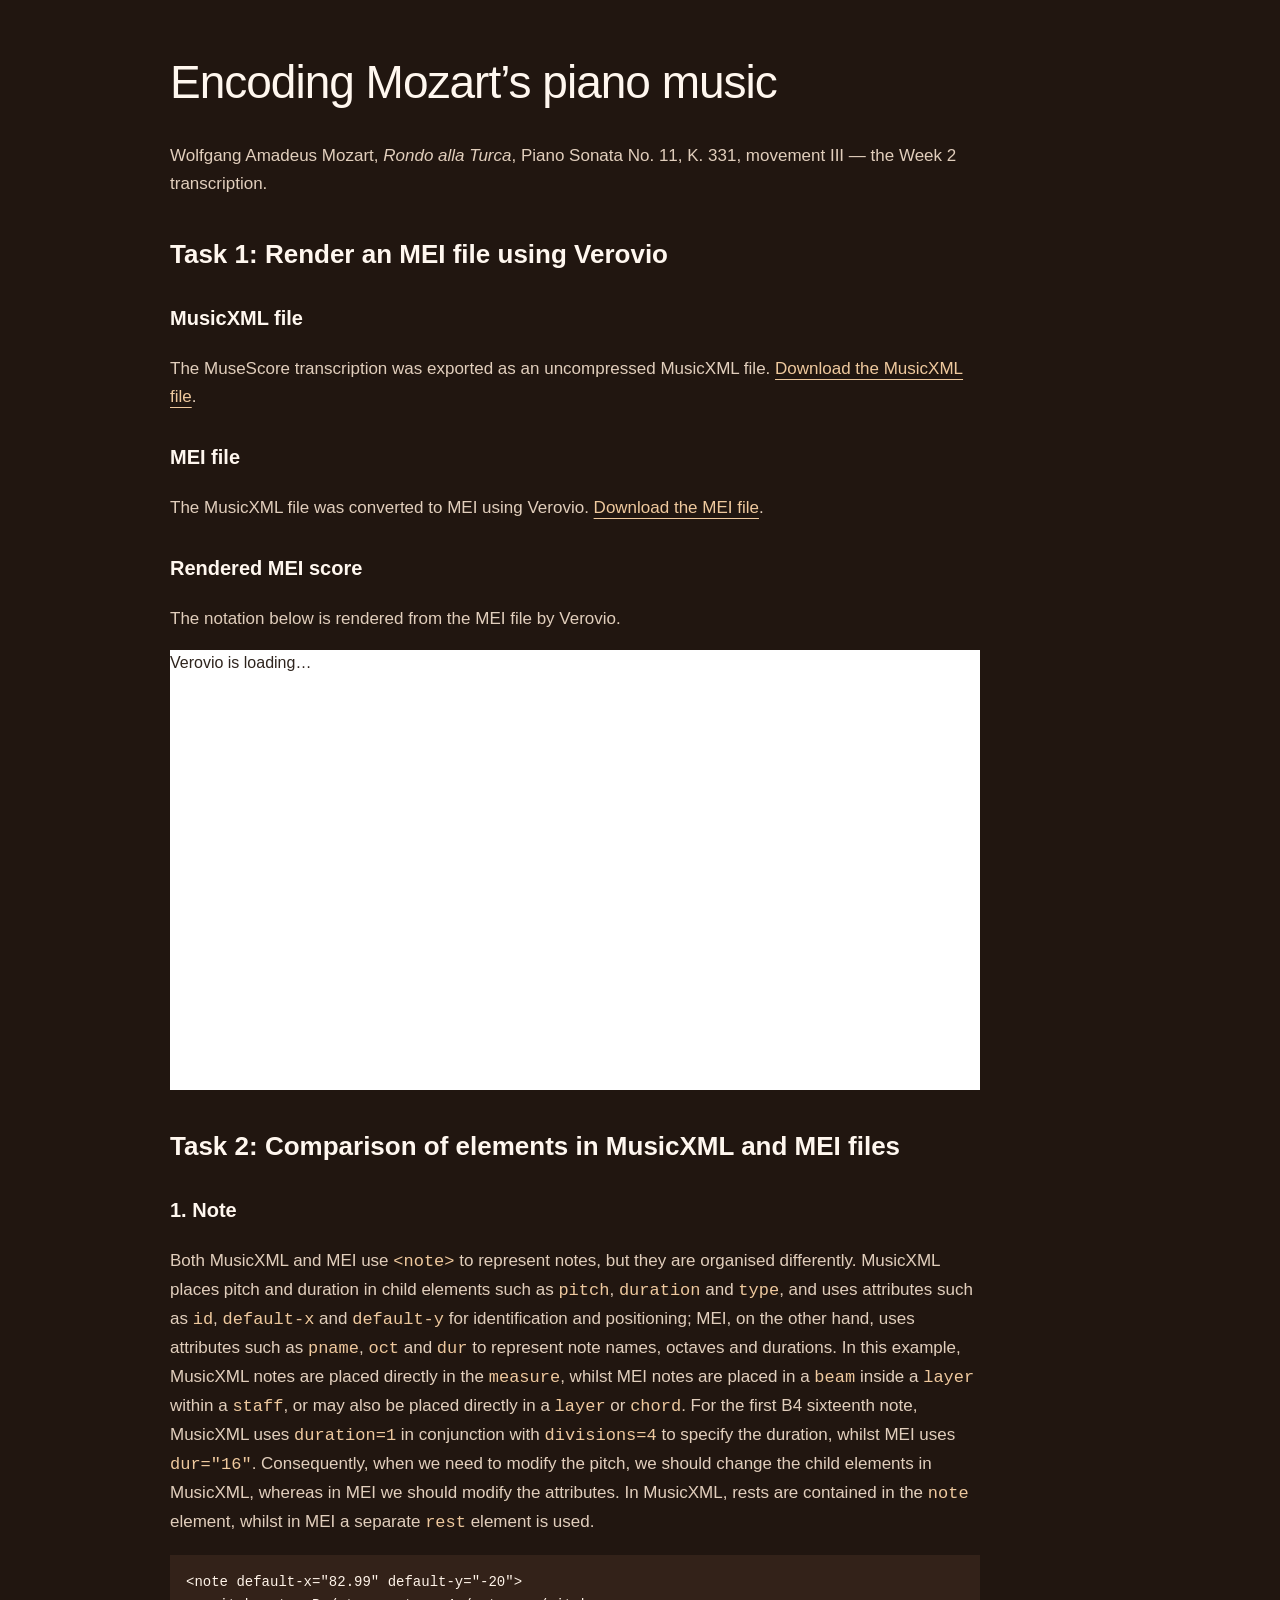
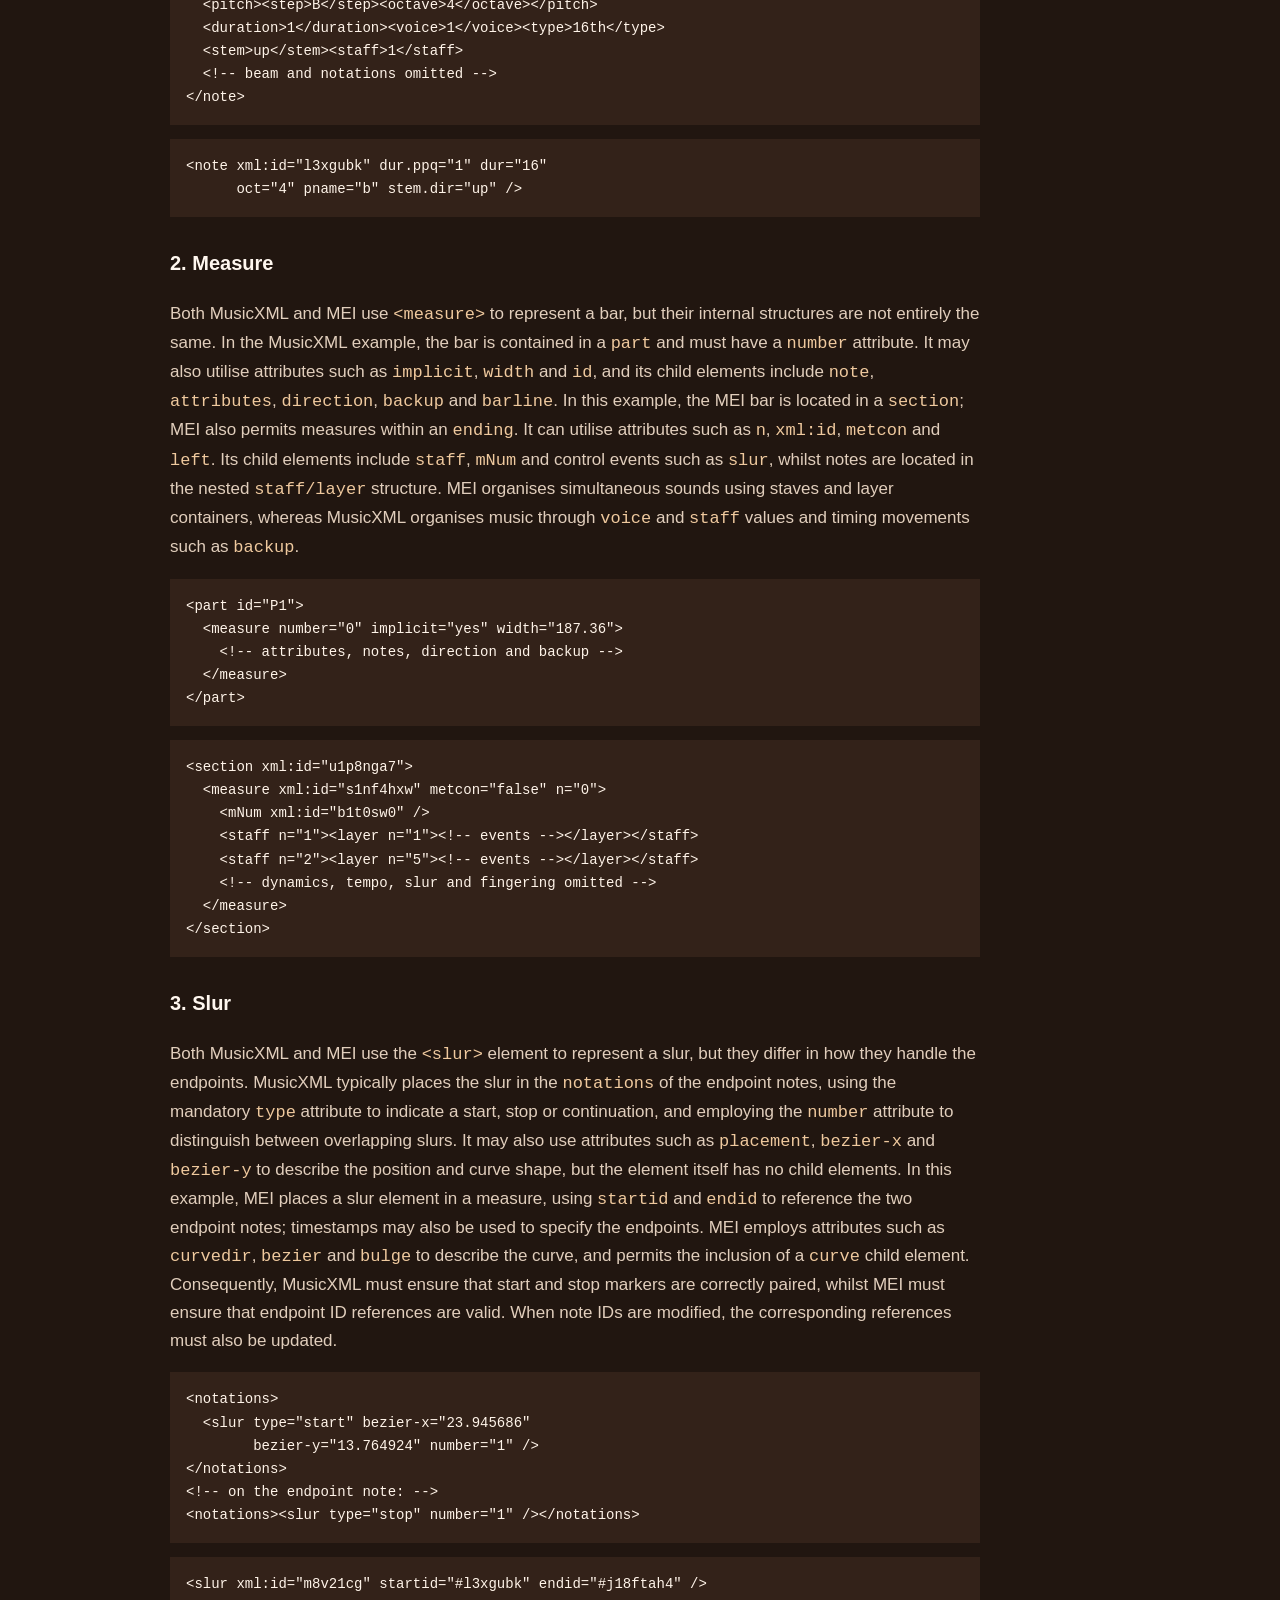
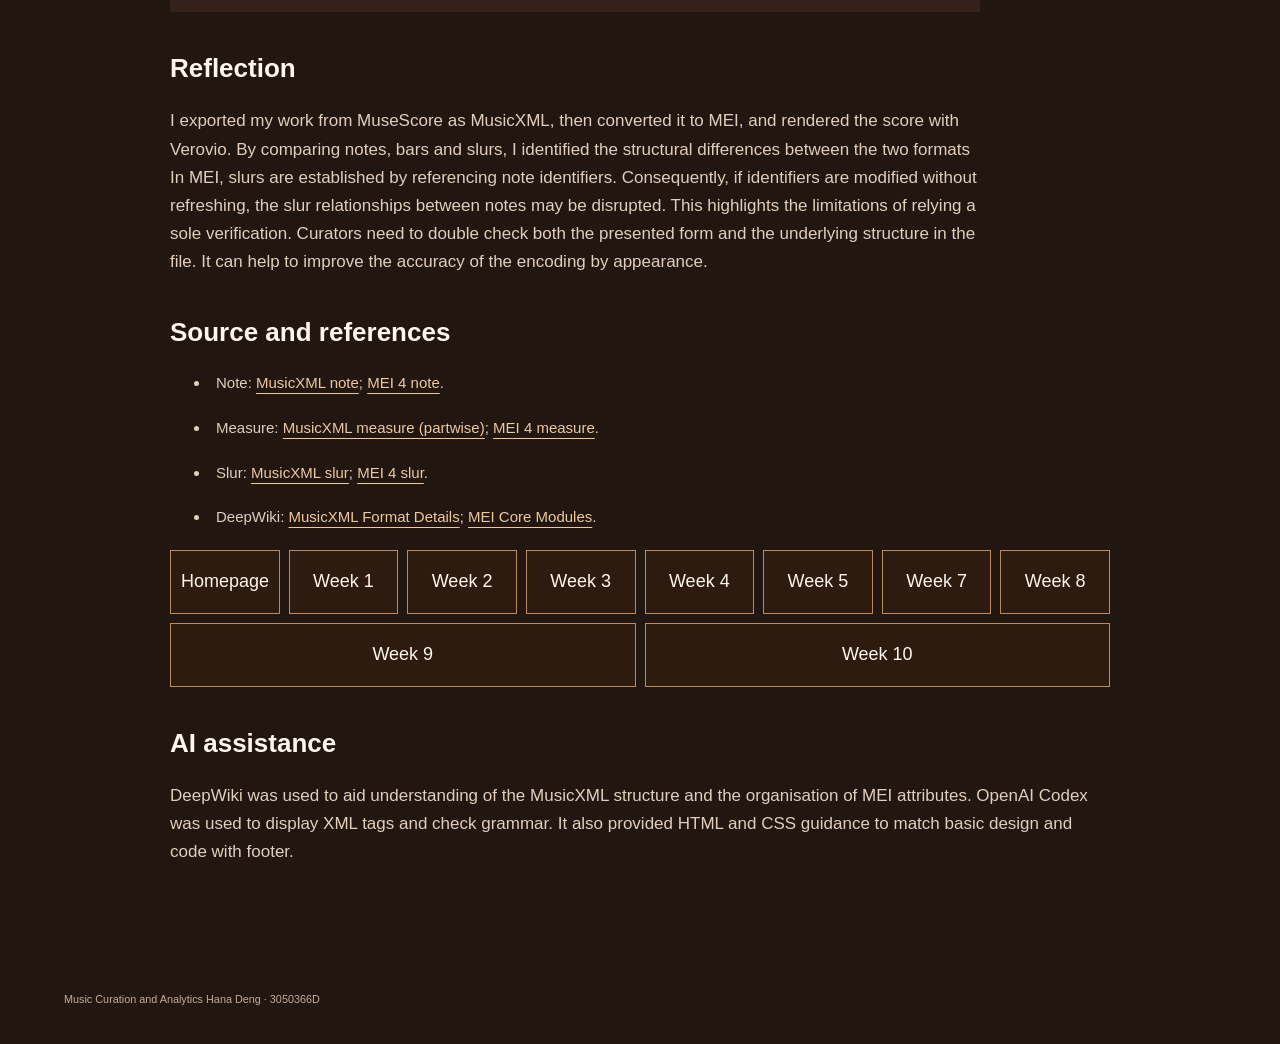
<file: week-3.html>
<!doctype html>
<html lang="en">
  <head>
    <meta charset="utf-8">
    <meta http-equiv="refresh" content="0; url=verovio.html">
    <meta name="viewport" content="width=device-width, initial-scale=1">
    <meta name="description" content="Hana Deng’s Music Curation and Analytics portfolio, exploring Mozart’s piano music.">
    <title>Week 3 | Music Curation and Analytics</title>
    <link rel="stylesheet" href="portfolio.css?v=20261017-consistency">
  </head>
  <body class="interior">
    <a class="skip" href="#main">Skip to content</a>
    <header class="page-top">
      <a class="brand" href="index.html">Music Curation and Analytics</a>
      <a href="index.html">← Home</a>
    </header>
    <main id="main" class="page">
      <div class="week-heading">
        <span class="eyebrow">WEEK 3</span>
        <p>MusicXML, MEI and Verovio</p>
      </div>
      <article>
        <h1>Encoding Mozart’s piano music</h1>
        <p class="lead">MusicXML, MEI and Verovio</p>
        <p>
          The Week 2 <i>Rondo alla Turca</i> transcription has been exported as uncompressed
          MusicXML and converted to MEI using Verovio.
        </p>
        <p>
          <a href="verovio.html">Open the rendered score, three XML element comparisons and MEI
          modification experiment →</a>
        </p>
        <p>
          <a href="data/Mozart_Rondo_alla_Turca_15_bars.musicxml">MusicXML file</a> ·
          <a href="data/Mozart_Rondo_alla_Turca_15_bars.mei">MEI file</a>
        </p>
        <h2>AI assistance</h2>
        <p>
          Date of use: 9th Oct. DeepWiki was used to support the MusicXML and MEI comparisons.
          Resources and official documentation are cited on the <a href="verovio.html">activity
          page</a>. AI assistance also supported conversion, comparison drafting and page layout.
        </p>
      </article>
      <div class="bottom-nav">
        <a href="index.html">← Home Page</a>
        <a href="week-4.html">Week 4 →</a>
      </div>
      <nav class="week-nav" aria-label="Portfolio weeks">
        <a  href="week-1.html">Week 1</a>
        <a  href="week-2.html">Week 2</a>
        <a aria-current="page" href="week-3.html">Week 3</a>
        <a  href="week-4.html">Week 4</a>
        <a  href="week-5.html">Week 5</a>
        <a  href="week-7.html">Week 7</a>
        <a  href="week-8.html">Week 8</a>
        <a  href="week-9.html">Week 9</a>
        <a  href="week-10.html">Week 10</a>
      </nav>
    </main>
    <footer>
      Music Curation and Analytics
      <span>Hana Deng · 2026</span>
    </footer>
  </body>
</html>
</file>
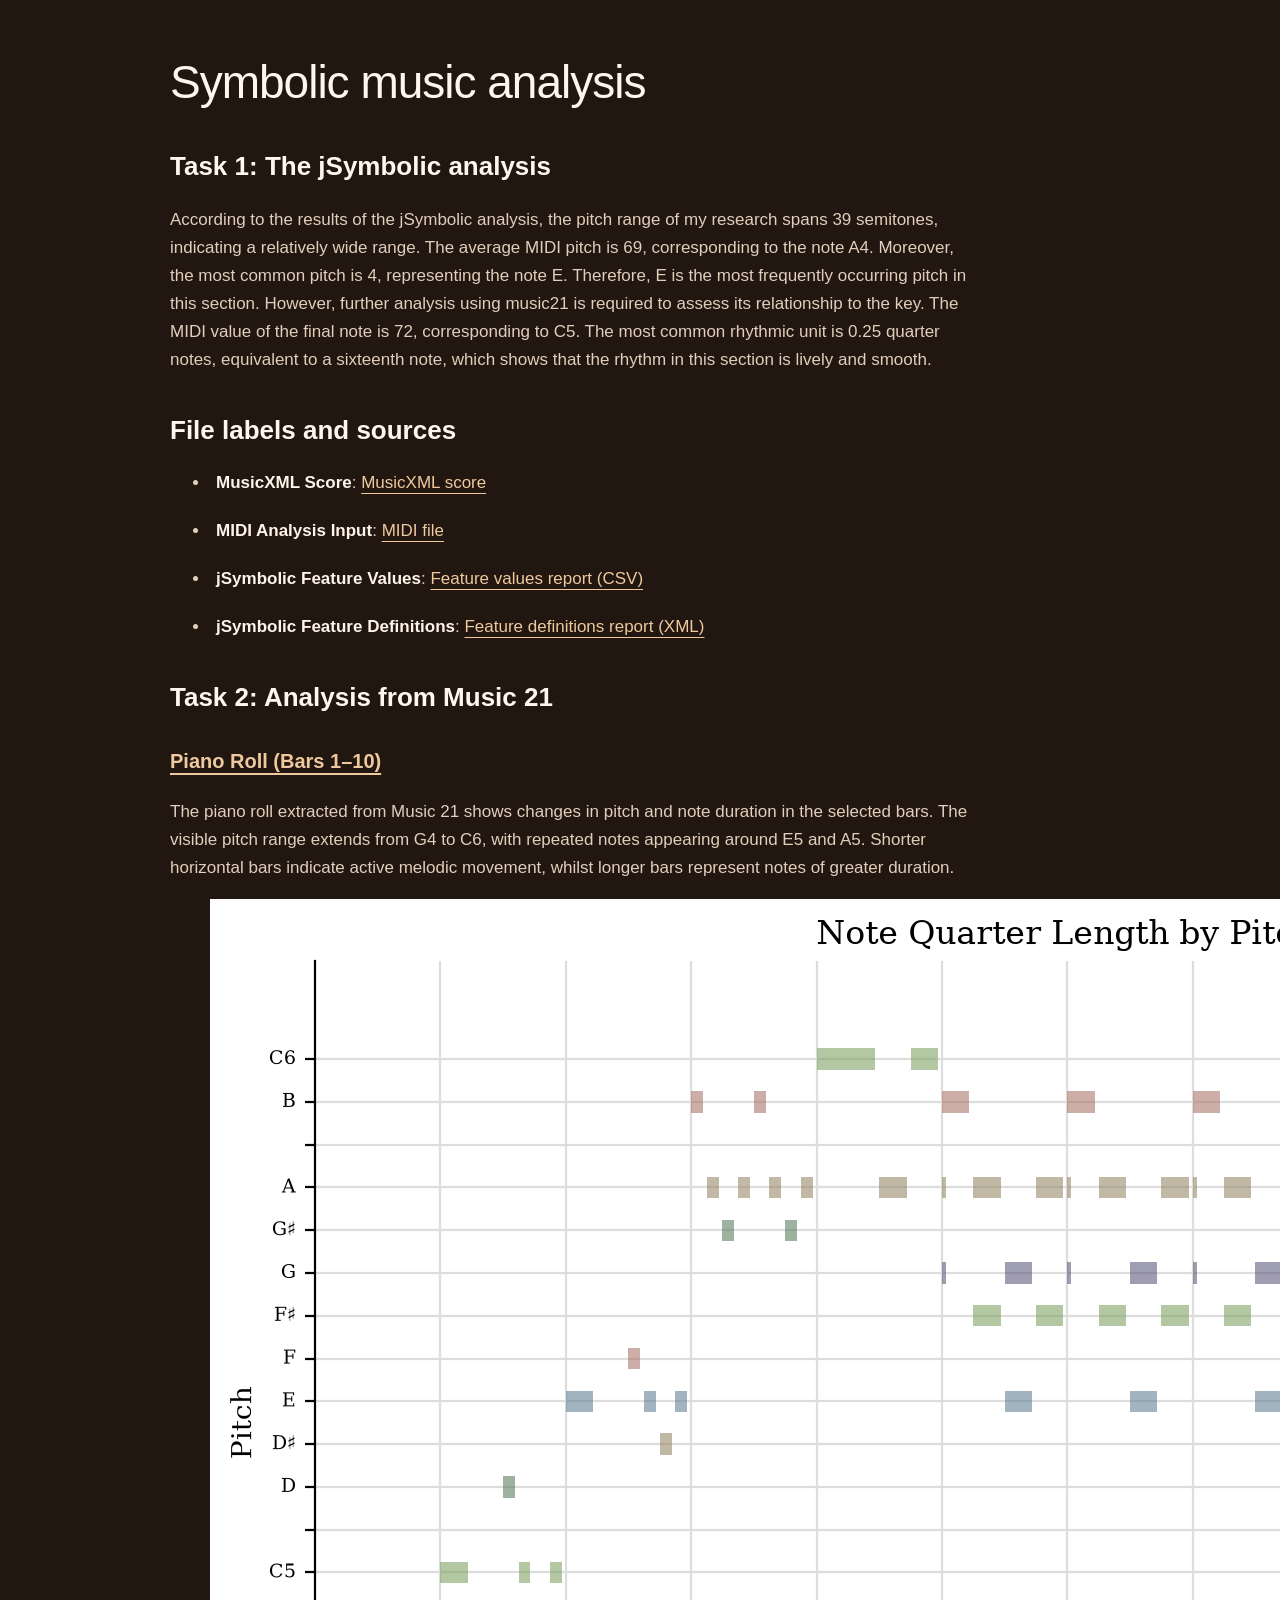
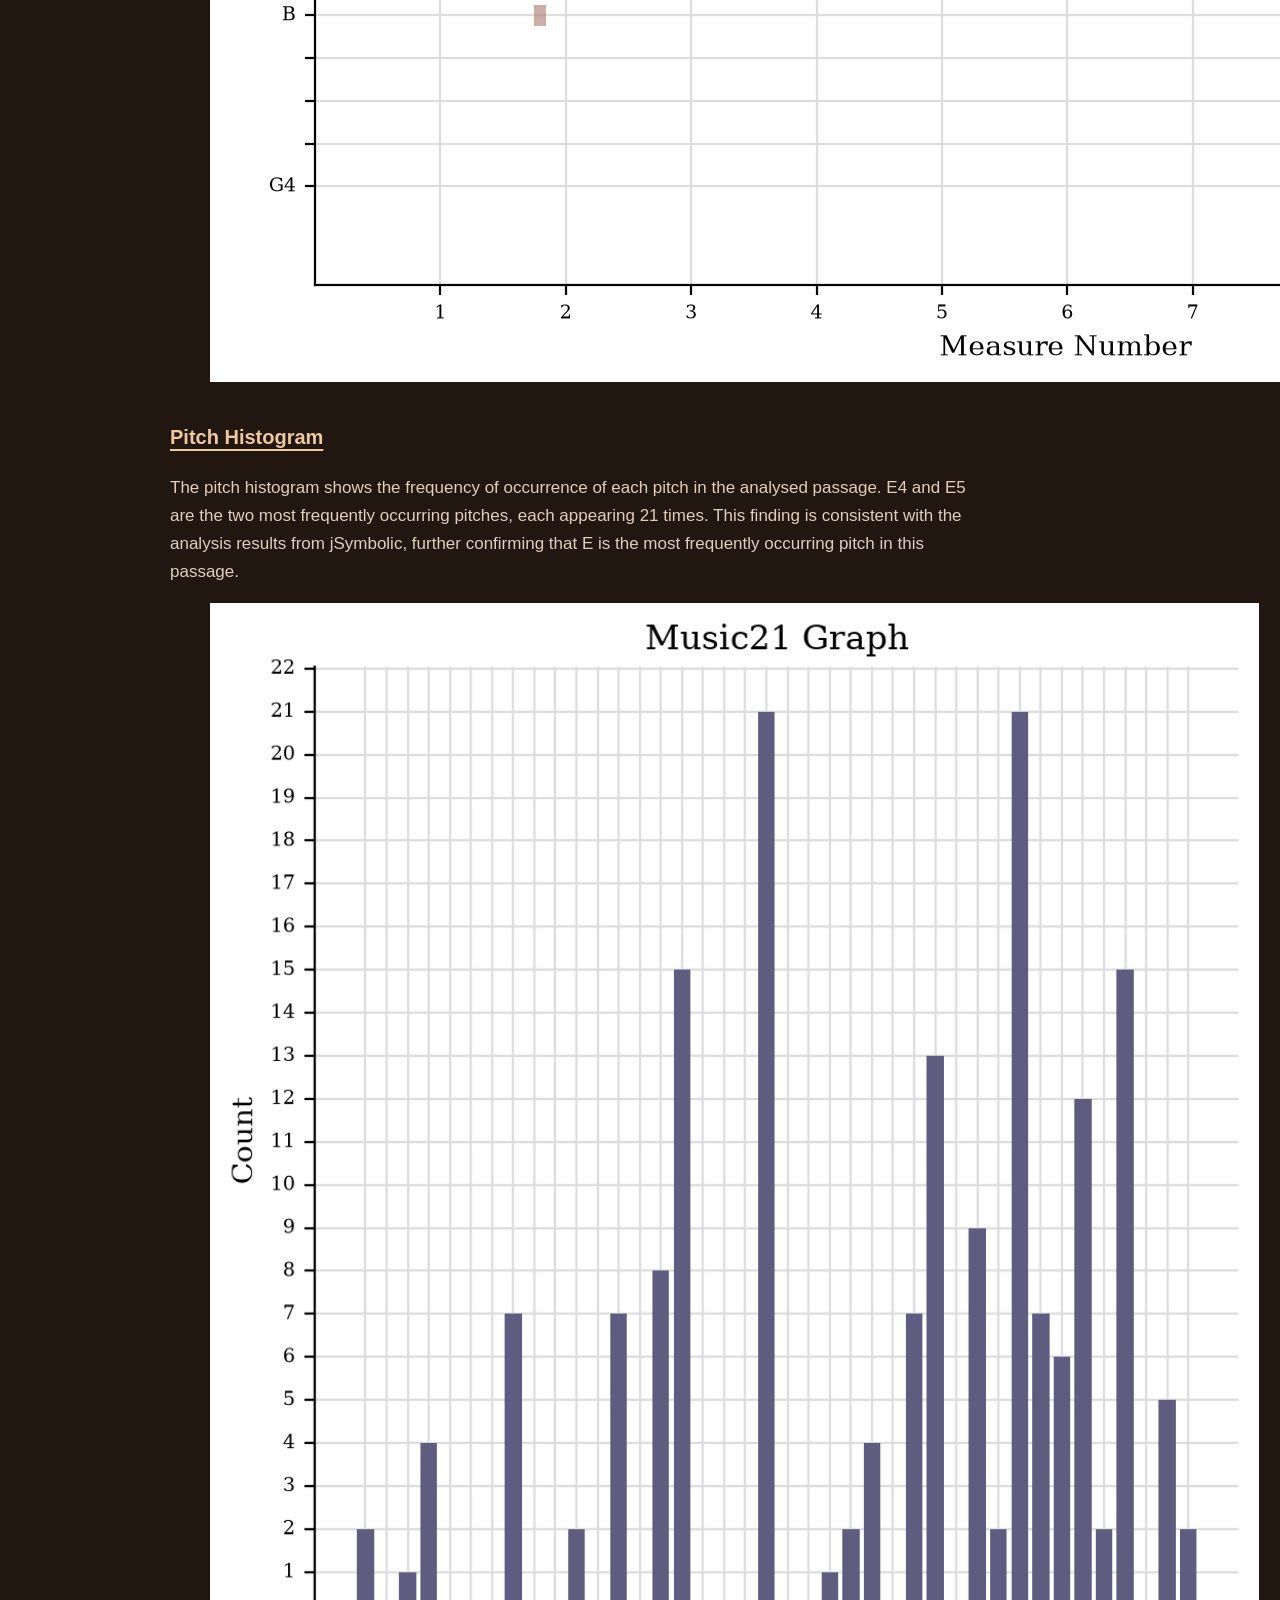
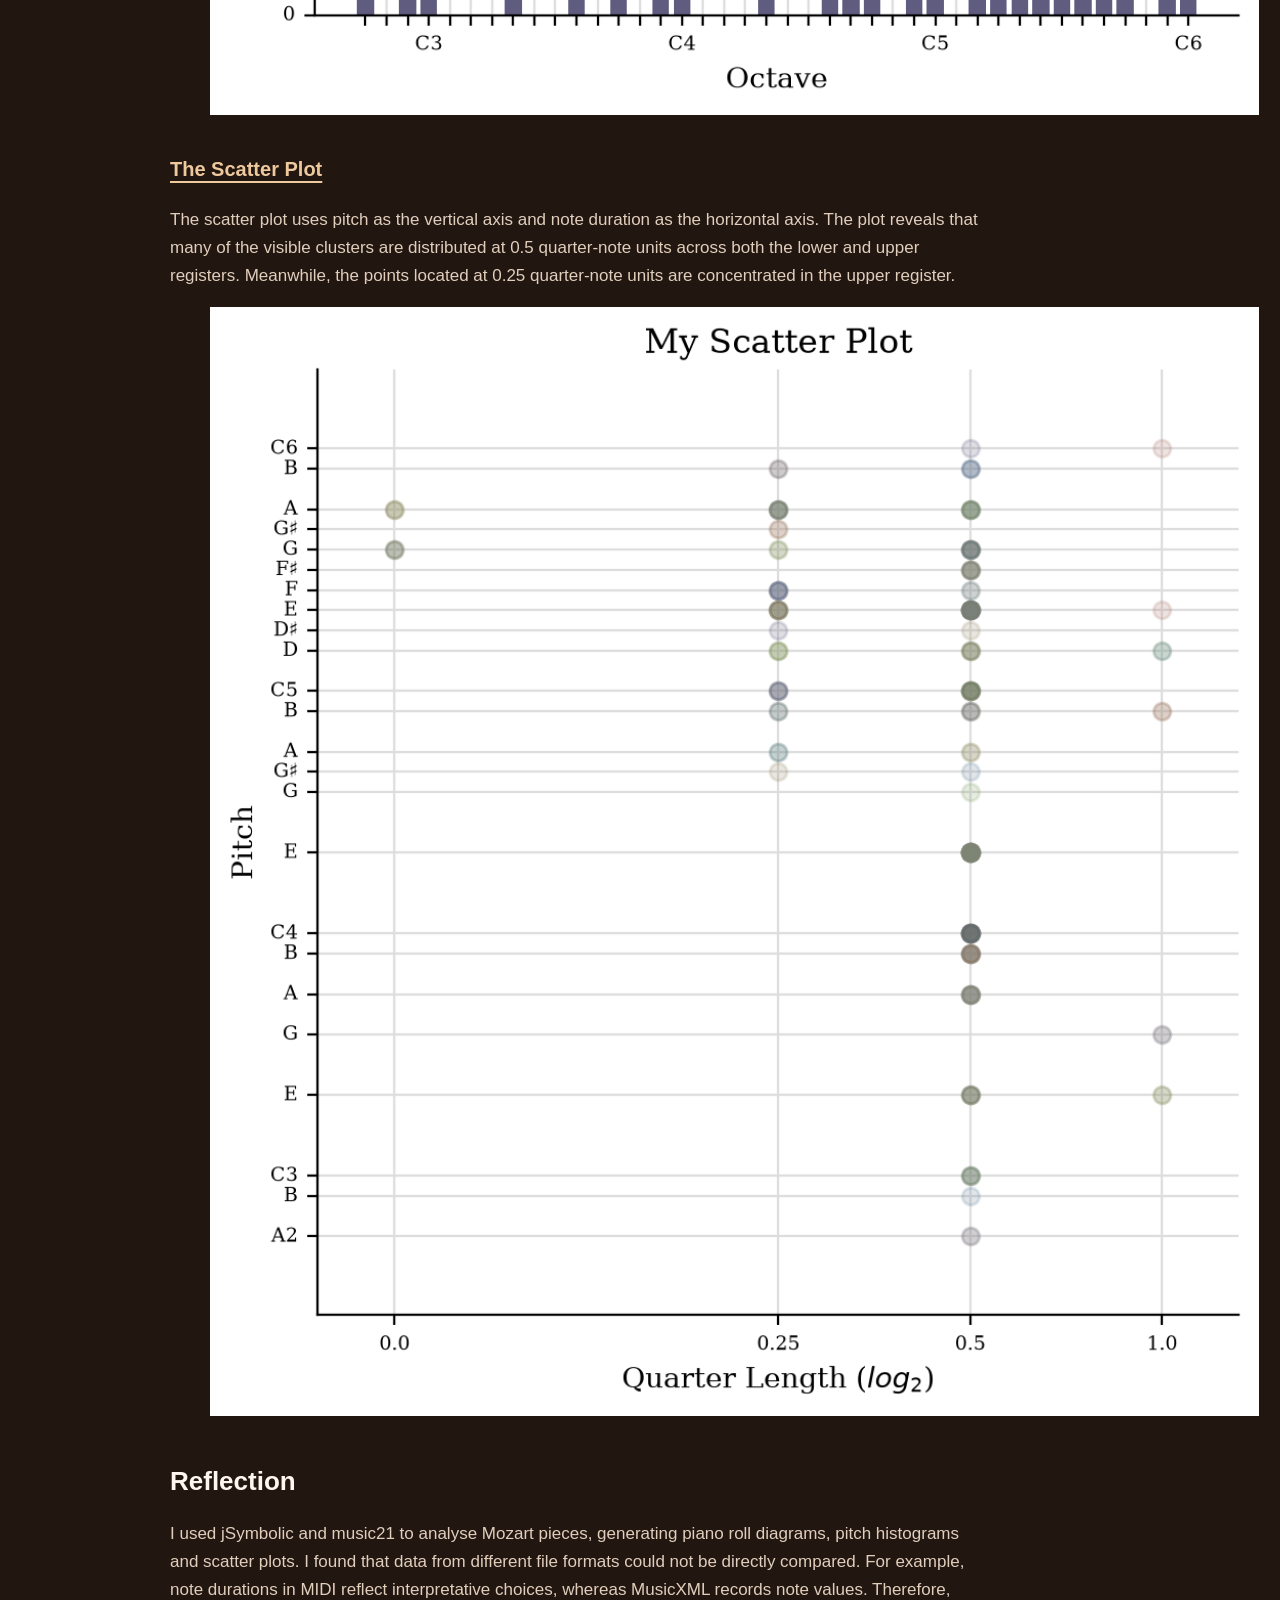
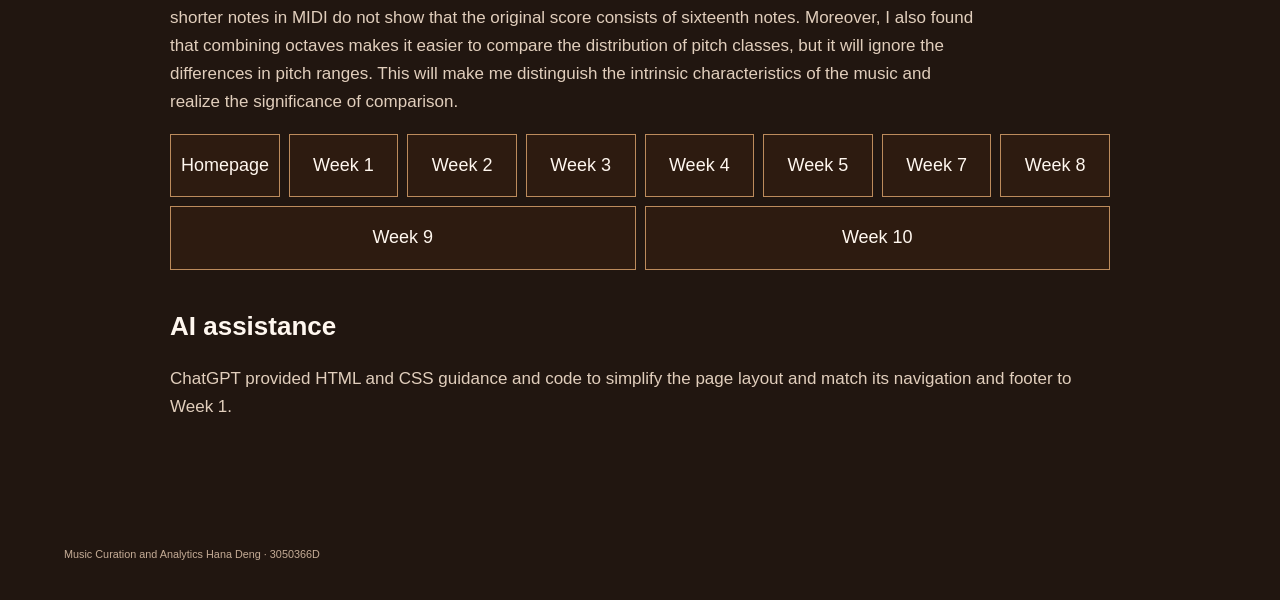
<file: week-4.html>
<!doctype html>
<html>
  <head>
    <title>Week 4 | Music Curation and Analytics</title>
    <link rel="stylesheet" href="portfolio.css?v=20261017-consistency"> 
  </head>
  <body>
  <a class="skip" href="#main">Skip to content</a>
  <main id="main" class="page">
    <article>
      <h1>Symbolic music analysis</h1>
      <h2>Task 1: The jSymbolic analysis</h2>
        <p>
          According to the results of the jSymbolic analysis, the pitch range of my research spans
          39 semitones, indicating a relatively wide range. The average MIDI pitch is 69,
          corresponding to the note A4. Moreover, the most common pitch is 4, representing the note
          E. Therefore, E is the most frequently occurring pitch in this section. However, further
          analysis using music21 is required to assess its relationship to the key. The MIDI value
          of the final note is 72, corresponding to C5. The most common rhythmic unit is 0.25
          quarter notes, equivalent to a sixteenth note, which shows that the rhythm in this section
          is lively and smooth.
        </p>
        <h2>File labels and sources</h2>
        <ul>
          <li>
            <strong>MusicXML Score</strong>:
            <a href="data/week4/Mozart_Rondo_alla_Turca_15_bars.musicxml">MusicXML score</a>
          </li>
          <li>
            <strong>MIDI Analysis Input</strong>:
            <a href="data/week4/Mozart_Rondo_alla_Turca_15_bars.mid">MIDI file</a>
          </li>
          <li>
            <strong>jSymbolic Feature Values</strong>:
            <a href="data/week4/Mozart%20XML%20Values%28in%29.csv">Feature values report (CSV)</a>
          </li>
          <li>
            <strong>jSymbolic Feature Definitions</strong>:
            <a href="data/week4/Mozart%20XML%20Definition.xml">Feature definitions report (XML)</a>
          </li>
        </ul>
        <section>
  <h2>Task 2: Analysis from Music 21</h2>
          <section class="analysis-figure">
            <h3>
              <a href="data/week4/task2/piano-roll-bars-1-10.png">Piano Roll (Bars 1–10)</a>
            </h3>
            <p>
              The piano roll extracted from Music 21 shows changes in pitch and note duration in the
              selected bars. The visible pitch range extends from G4 to C6, with repeated notes
              appearing around E5 and A5. Shorter horizontal bars indicate active melodic movement,
              whilst longer bars represent notes of greater duration.
            </p>
            <figure>
              <a href="data/week4/task2/piano-roll-bars-1-10.png">
                <img src="data/week4/task2/piano-roll-bars-1-10.png" alt="Piano Roll (Bars 1–10)" width="1625" loading="eager">
              </a>
            </figure>
          </section>
          <section class="analysis-figure">
            <h3>
              <a href="data/week4/task2/pitch-histogram.png">Pitch Histogram</a>
            </h3>
            <p>
              The pitch histogram shows the frequency of occurrence of each pitch in the analysed
              passage. E4 and E5 are the two most frequently occurring pitches, each appearing 21
              times. This finding is consistent with the analysis results from jSymbolic, further
              confirming that E is the most frequently occurring pitch in this passage.
            </p>
            <figure>
              <a href="data/week4/task2/pitch-histogram.png">
                <img src="data/week4/task2/pitch-histogram.png" alt="Pitch Histogram" width="1049" loading="lazy">
              </a>
            </figure>
          </section>
          <section class="analysis-figure">
            <h3>
              <a href="data/week4/task2/pitch-duration-scatter.png">The Scatter Plot</a>
            </h3>
            <p>
              The scatter plot uses pitch as the vertical axis and note duration as the horizontal
              axis. The plot reveals that many of the visible clusters are distributed at 0.5
              quarter-note units across both the lower and upper registers. Meanwhile, the points
              located at 0.25 quarter-note units are concentrated in the upper register.
            </p>
            <figure>
              <a href="data/week4/task2/pitch-duration-scatter.png">
                <img src="data/week4/task2/pitch-duration-scatter.png" alt="The Scatter Plot" width="1049" loading="lazy">
              </a>
            </figure>
          </section>
        </section>
        <h2>Reflection</h2>
        <p>
          I used jSymbolic and music21 to analyse Mozart pieces, generating piano roll
          diagrams, pitch histograms and scatter plots. I found that data from
          different file formats could not be directly compared. For example, note durations in MIDI
          reflect interpretative choices, whereas MusicXML records note values. Therefore, shorter
          notes in MIDI do not show that the original score consists of sixteenth
          notes. Moreover, I also found that combining octaves makes it easier to compare the distribution of pitch classes, but it will ignore the differences in pitch ranges.
          This will make me distinguish the intrinsic characteristics of the music and realize the significance of comparison.
        </p>
      </article>
          <nav class="week-nav">
      <a href="index.html">Homepage</a>
      <a href="week-1.html">Week 1</a>
      <a href="week-2.html">Week 2</a>
      <a href="verovio.html">Week 3</a>
      <a href="week-4.html">Week 4</a>
      <a href="week-5.html">Week 5</a>
      <a href="week-7.html">Week 7</a>
      <a href="week-8.html">
        Week 8
      </a>
      <a href="week-9.html">
        Week 9
      </a>
      <a href="week-10.html">
        Week 10
      </a>
    </nav>
    <h2>AI assistance</h2>
    <p>
      ChatGPT provided HTML and CSS guidance and code to simplify
      the page layout and match its navigation and footer to Week 1.
    </p>
  </main>
  <footer>
    <p>
      <small>
        Music Curation and Analytics
        Hana Deng · 3050366D
      </small>
    </p>
  </footer>
</body>
</html>
</file>
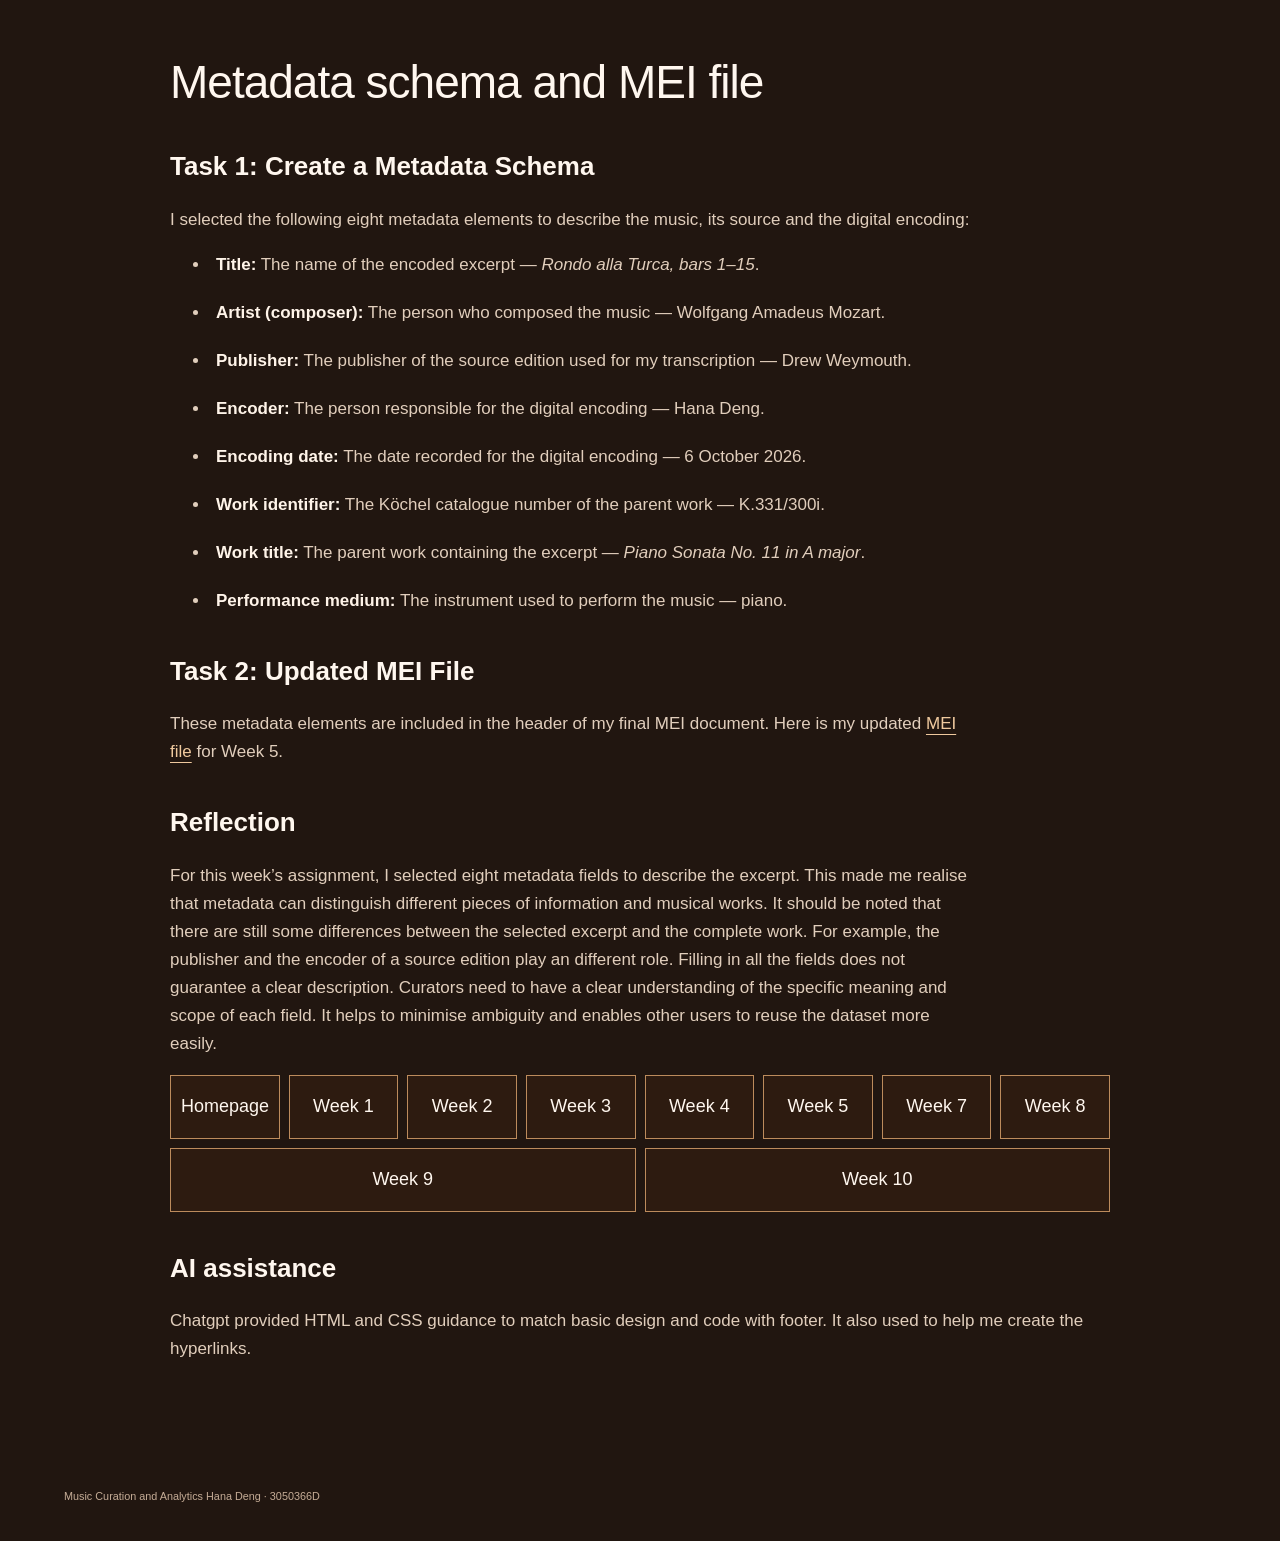
<file: week-5.html>
<!doctype html>
<html>
  <head>
    <title>Week 5 | Music Curation and Analytics</title>
    <link rel="stylesheet" href="portfolio.css?v=20261017-consistency">
  </head>
  <body>
  <a class="skip" href="#main">Skip to content</a>
  <main id="main" class="page">
    <article>
      <h1>Metadata schema and MEI file</h1>
      <section>
        <h2>Task 1: Create a Metadata Schema</h2>
          <p>
            I selected the following eight metadata elements to describe the music, its source and
            the digital encoding:
          </p>
          <ul>
            <li>
              <strong>Title:</strong> The name of the encoded excerpt — <em>Rondo alla Turca, bars
              1–15</em>.
            </li>
            <li>
              <strong>Artist (composer):</strong> The person who composed the music — Wolfgang
              Amadeus Mozart.
            </li>
            <li>
              <strong>Publisher:</strong> The publisher of the source edition used for my
              transcription — Drew Weymouth.
            </li>
            <li>
              <strong>Encoder:</strong> The person responsible for the digital encoding — Hana Deng.
            </li>
            <li>
              <strong>Encoding date:</strong> The date recorded for the digital encoding — 6 October
              2026.
            </li>
            <li>
              <strong>Work identifier:</strong> The Köchel catalogue number of the parent work —
              K.331/300i.
            </li>
            <li>
              <strong>Work title:</strong> The parent work containing the excerpt — <em>Piano Sonata
              No. 11 in A major</em>.
            </li>
            <li>
              <strong>Performance medium:</strong> The instrument used to perform the music — piano.
            </li>
          </ul>
        </section>
       <section>
  <h2>Task 2: Updated MEI File</h2>
          <p>
            These metadata elements are included in the header of my final MEI document. Here is my
            updated <a href="data/Week5-Mei.mei">MEI file</a> for Week 5.
          </p>
        </section>
        <h2>Reflection</h2>
        <p>
          For this week’s assignment, I selected eight metadata fields to describe the excerpt. This made me realise that metadata can
          distinguish different pieces of information and musical works. It should be noted that there are still some differences between the selected excerpt and the complete work.
          For example, the publisher and the encoder of a source edition play an different role. Filling
          in all the fields does not guarantee a clear description. Curators need to have a clear
          understanding of the specific meaning and scope of each field. It helps to minimise
          ambiguity and enables other users to reuse the dataset more easily.
        </p>
      </article>
          <nav class="week-nav">
      <a href="index.html">Homepage</a>
      <a href="week-1.html">Week 1</a>
      <a href="week-2.html">Week 2</a>
      <a href="verovio.html">Week 3</a>
      <a href="week-4.html">Week 4</a>
      <a href="week-5.html">Week 5</a>
      <a href="week-7.html">Week 7</a>
      <a href="week-8.html">Week 8</a>
      <a href="week-9.html">Week 9</a>
      <a href="week-10.html">Week 10</a>
    </nav>
    <h2>AI assistance</h2>
    <p>
      Chatgpt provided HTML and CSS guidance to match basic design and code with footer. It also used to help me create the hyperlinks.
    </p>
  </main>
  <footer>
    <p>
      <small>
        Music Curation and Analytics
        Hana Deng · 3050366D
      </small>
    </p>
  </footer>
</body>
</html>
</file>
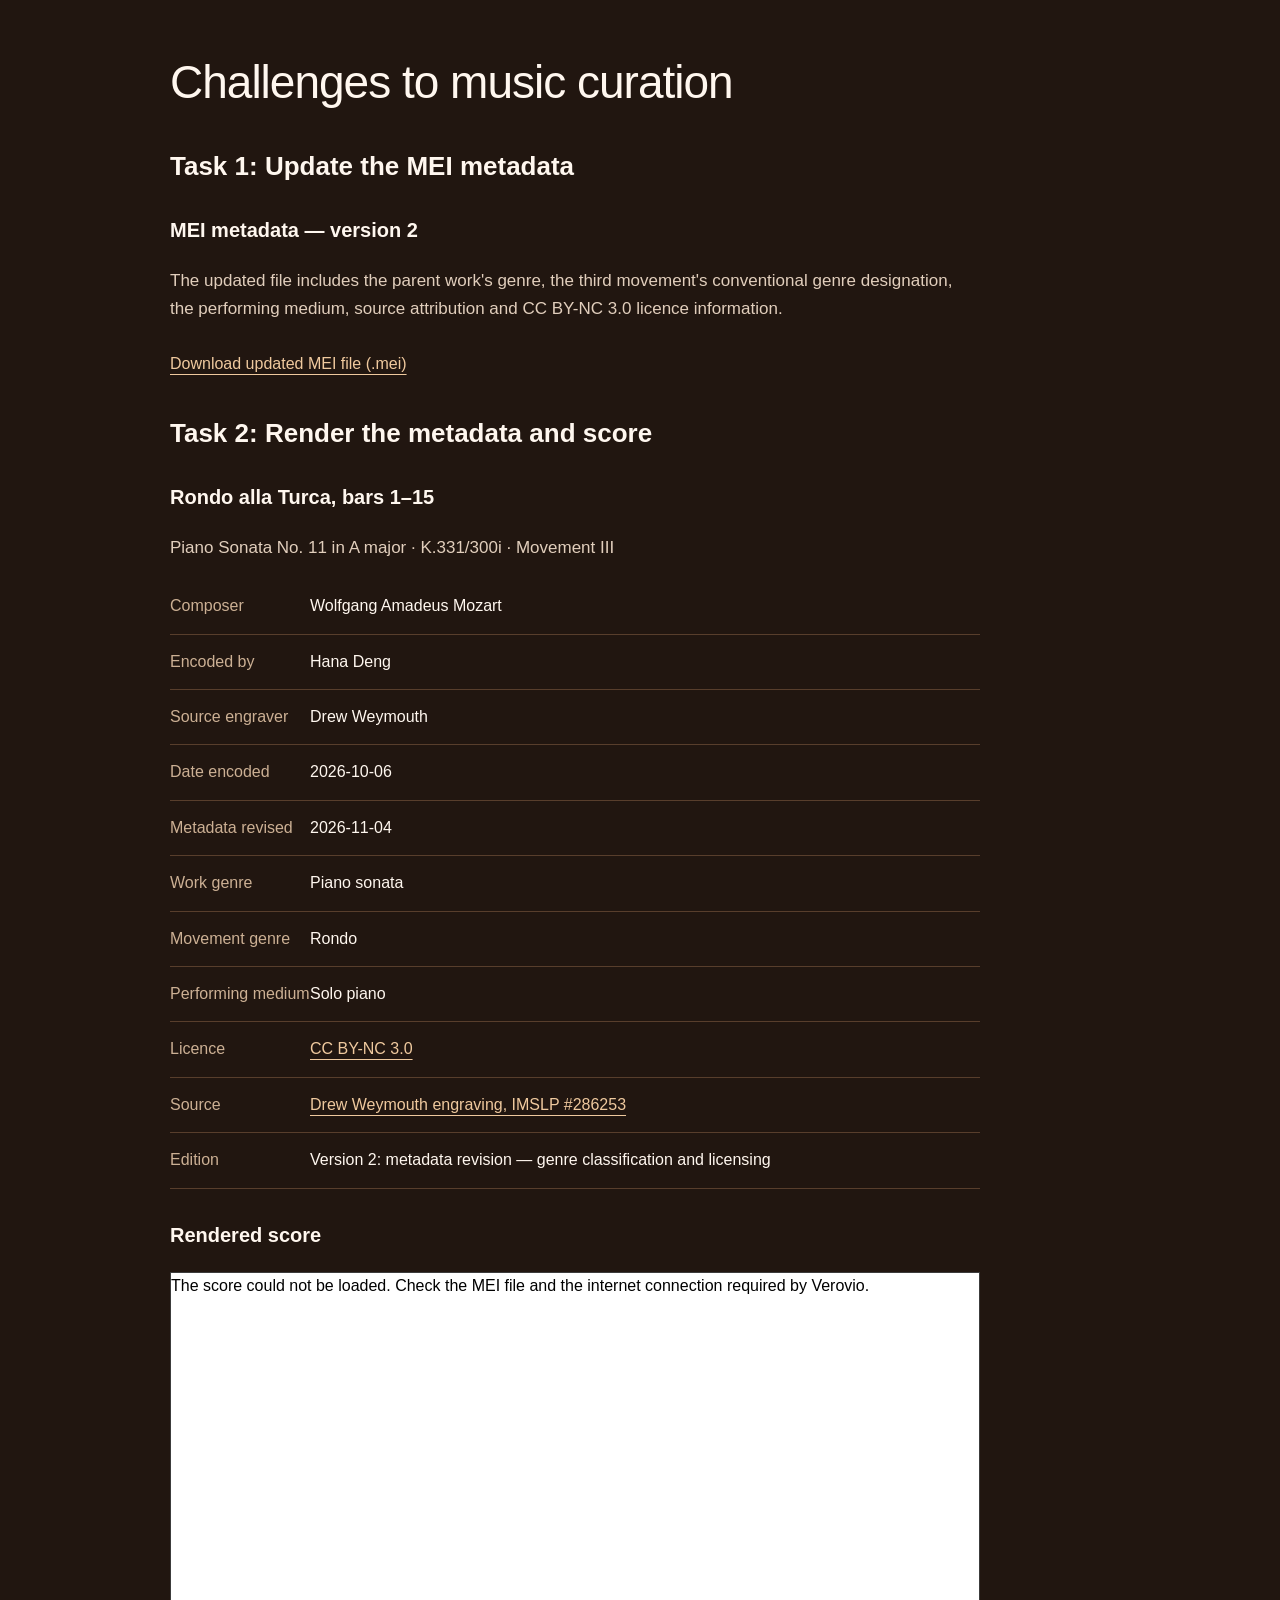
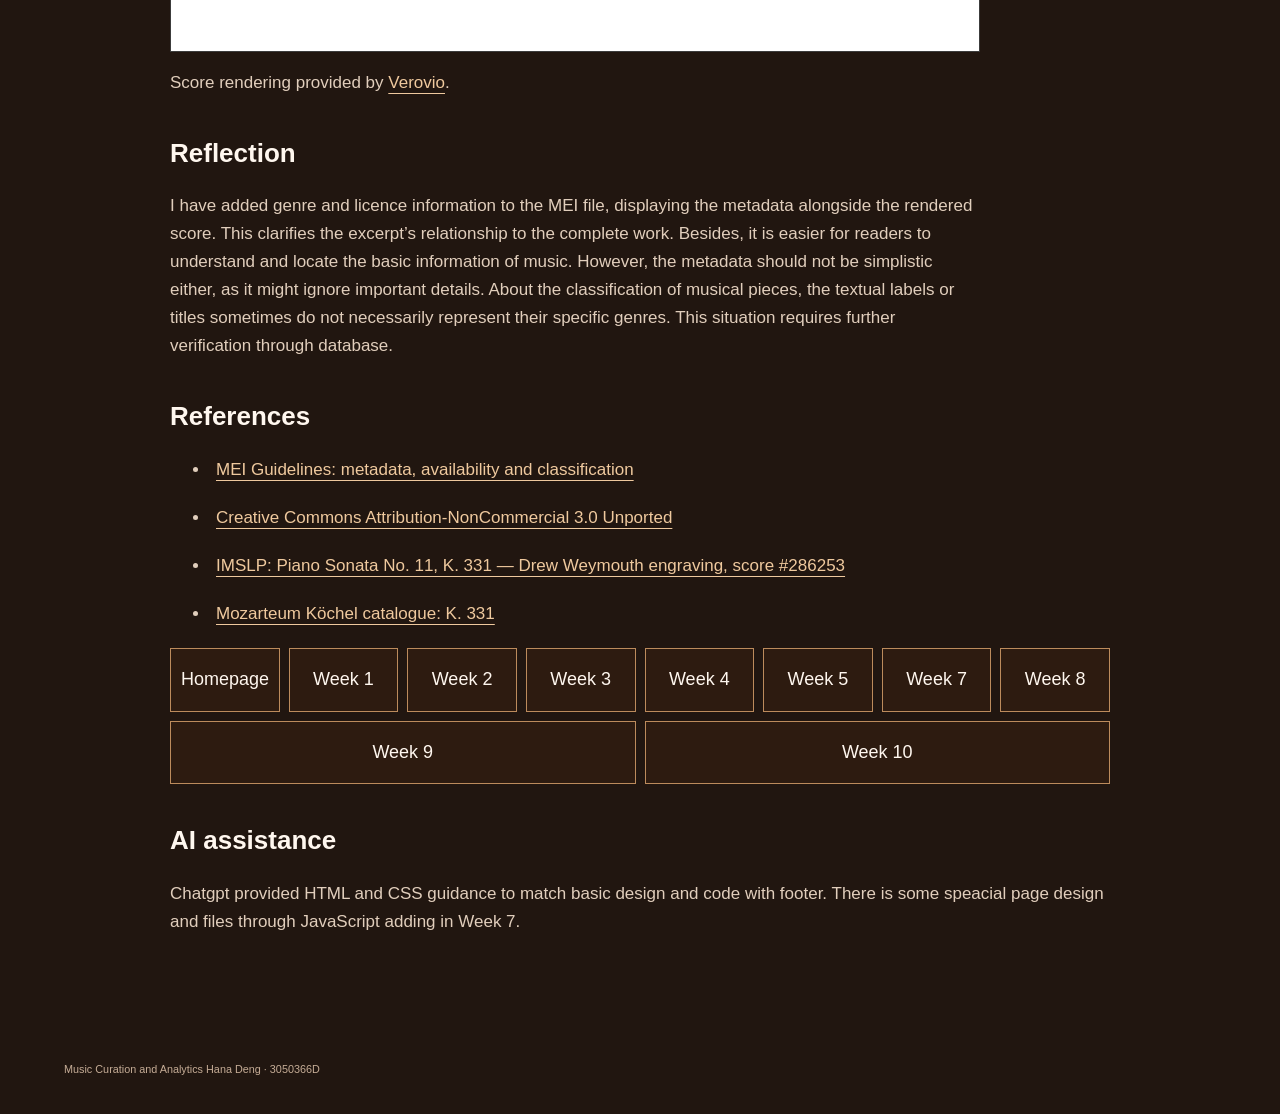
<file: week-7.html>
<!doctype html>
<html>
  <head>
    <title>Week 7 | Music Curation and Analytics</title>
    <link rel="stylesheet" href="portfolio.css">
    <style>
  #app {
    width: 100%;
    height: 380px;
    background: #fff;
    color: #000;
    color-scheme: light;
    border: 1px solid #3c3c3c;
  }

  #app .vrv-views,
  #app .vrv-view,
  #app .vrv-svg-wrapper {
  background: #fff;
  }

  #app .vrv-svg-wrapper svg {
    background: #fff;
  }
</style>
  </head>
 <body>
  <a class="skip" href="#main">Skip to content</a>
  <main id="main" class="page">
    <article>
      <h1>Challenges to music curation</h1>
      <section>
  <h2>Task 1: Update the MEI metadata</h2>
  <h3>MEI metadata — version 2</h3>
  <p>
    The updated file includes the parent work's genre, the third movement's conventional
    genre designation, the performing medium, source attribution and CC BY-NC 3.0 licence
    information.
  </p>
  <div class="actions">
    <a href="data/Week5-Mei-v2.mei" download>
      Download updated MEI file (.mei)
    </a>
  </div>
</section>
        <section>
  <h2>Task 2: Render the metadata and score</h2>

  <h3 id="piece-title">Loading metadata...</h3>
  <p id="work-title"></p>
  <dl id="metadata-fields"></dl>

  <h3>Rendered score</h3>
  <div id="app">Loading Verovio...</div>

  <p>
    Score rendering provided by
    <a href="https://www.verovio.org/">Verovio</a>.
  </p>
</section>
        <h2>Reflection</h2>
        <p>
          I have added genre and licence information to the MEI file, displaying the metadata alongside the rendered score. 
          This clarifies the excerpt’s relationship to the complete work. Besides, it is easier for readers to understand and locate the basic information of music. 
          However, the metadata should not be simplistic either, as it might ignore important details. About the classification of musical pieces, 
          the textual labels or titles sometimes do not necessarily represent their specific genres. This situation requires further verification through database.
        </p>
        <section>
  <h2>References</h2>
          <ul>
            <li>
              <a href="https://music-encoding.org/guidelines/v5/content/metadata.html">MEI
              Guidelines: metadata, availability and classification</a>
            </li>
            <li>
              <a href="https://creativecommons.org/licenses/by-nc/3.0/">Creative Commons
              Attribution-NonCommercial 3.0 Unported</a>
            </li>
            <li>
              <a href="https://imslp.org/wiki/Piano_Sonata_K.331_(Mozart,_Wolfgang_Amadeus)">IMSLP:
              Piano Sonata No. 11, K. 331 — Drew Weymouth engraving, score #286253</a>
            </li>
            <li>
              <a href="https://kv.mozarteum.at/de/work/sonate-in-a-4091">Mozarteum Köchel catalogue:
              K. 331</a>
            </li>
          </ul>
        </section>
      </article>
          <nav class="week-nav">
      <a href="index.html">Homepage</a>
      <a href="week-1.html">Week 1</a>
      <a href="week-2.html">Week 2</a>
      <a href="verovio.html">Week 3</a>
      <a href="week-4.html">Week 4</a>
      <a href="week-5.html">Week 5</a>
      <a href="week-7.html">Week 7</a>
      <a href="week-8.html">Week 8</a>
      <a href="week-9.html">Week 9</a>
      <a href="week-10.html">Week 10</a>
    </nav>

    <h2>AI assistance</h2>
    <p>
      Chatgpt provided HTML and CSS guidance to match basic design and code with footer. There is some speacial page design and files through JavaScript adding in Week 7.  
    </p>
  </main>

  <footer>
    <p>
      <small>
        Music Curation and Analytics
        Hana Deng · 3050366D
      </small>
    </p>
  </footer>
   <script type="module">
    // Use the same updated MEI data for the metadata and the score.
    const meiFile = "data/Week5-Mei-v2.mei";
    
    const scoreElement = document.getElementById("app");

    try {
      const response = await fetch(meiFile);
      if (!response.ok) throw new Error(`MEI request failed (${response.status}).`);
      const meiText = await response.text();
      const xml = new DOMParser().parseFromString(meiText, "application/xml");
      if (xml.querySelector("parsererror")) throw new Error("The MEI file contains invalid XML.");
      const read = (selector, scope = xml) => scope.querySelector(selector)?.textContent.trim() || "";
      const parentWork = xml.querySelector("workList > work");
      document.getElementById("piece-title").textContent = read("fileDesc > titleStmt > title");
      document.getElementById("work-title").textContent = `${read("title", parentWork)} · ${read("identifier", parentWork)} · Movement III`;

      const fields = document.getElementById("metadata-fields");
      function addField(label, value, url) {
        if (!value) return;
        const row = document.createElement("div");
        const term = document.createElement("dt");
        const description = document.createElement("dd");
        term.textContent = label;
        if (url && /^https?:\/\//.test(url)) {
          const link = document.createElement("a");
          link.href = url;
          link.textContent = value;
          description.appendChild(link);
        } else {
          description.textContent = value;
        }
        row.append(term, description);
        fields.appendChild(row);
      }
      addField("Composer", read('titleStmt persName[role="composer"]'));
      addField("Encoded by", read('titleStmt persName[role="encoder"]'));
      addField("Source engraver", read('sourceDesc persName[role="publisher"]'));
      addField("Date encoded", read('pubStmt > date[type="encoding-date"]'));
      addField("Metadata revised", xml.querySelector("revisionDesc > change")?.getAttribute("isodate"));
      addField("Work genre", read('classification > termList > term[type="genre"]', parentWork));
      addField("Movement genre", read('componentList term[type="genre-form"]', parentWork));
      addField("Performing medium", read('classification > termList > term[type="medium"]', parentWork));
      const licence = xml.querySelector('useRestrict[type="license"]');
      addField("Licence", "CC BY-NC 3.0", licence?.querySelector("ref")?.getAttribute("target"));
      addField("Source", "Drew Weymouth engraving, IMSLP #286253", xml.querySelector("sourceDesc ref")?.getAttribute("target"));
      addField("Edition", read("editionStmt > edition"));


      await import("https://www.verovio.org/javascript/app/verovio-app.js");



const app = new Verovio.App(scoreElement, {
  defaultView: "responsive",
  responsiveZoom: 4
});

app.loadData(meiText);
    } catch (error) {
     if (document.getElementById("piece-title").textContent === "Loading metadata...") {
  document.getElementById("piece-title").textContent = "Metadata could not be loaded.";
}
      scoreElement.textContent = "The score could not be loaded. Check the MEI file and the internet connection required by Verovio.";
      console.error(error);
    }
  </script>
   </body>
</html>
</file>
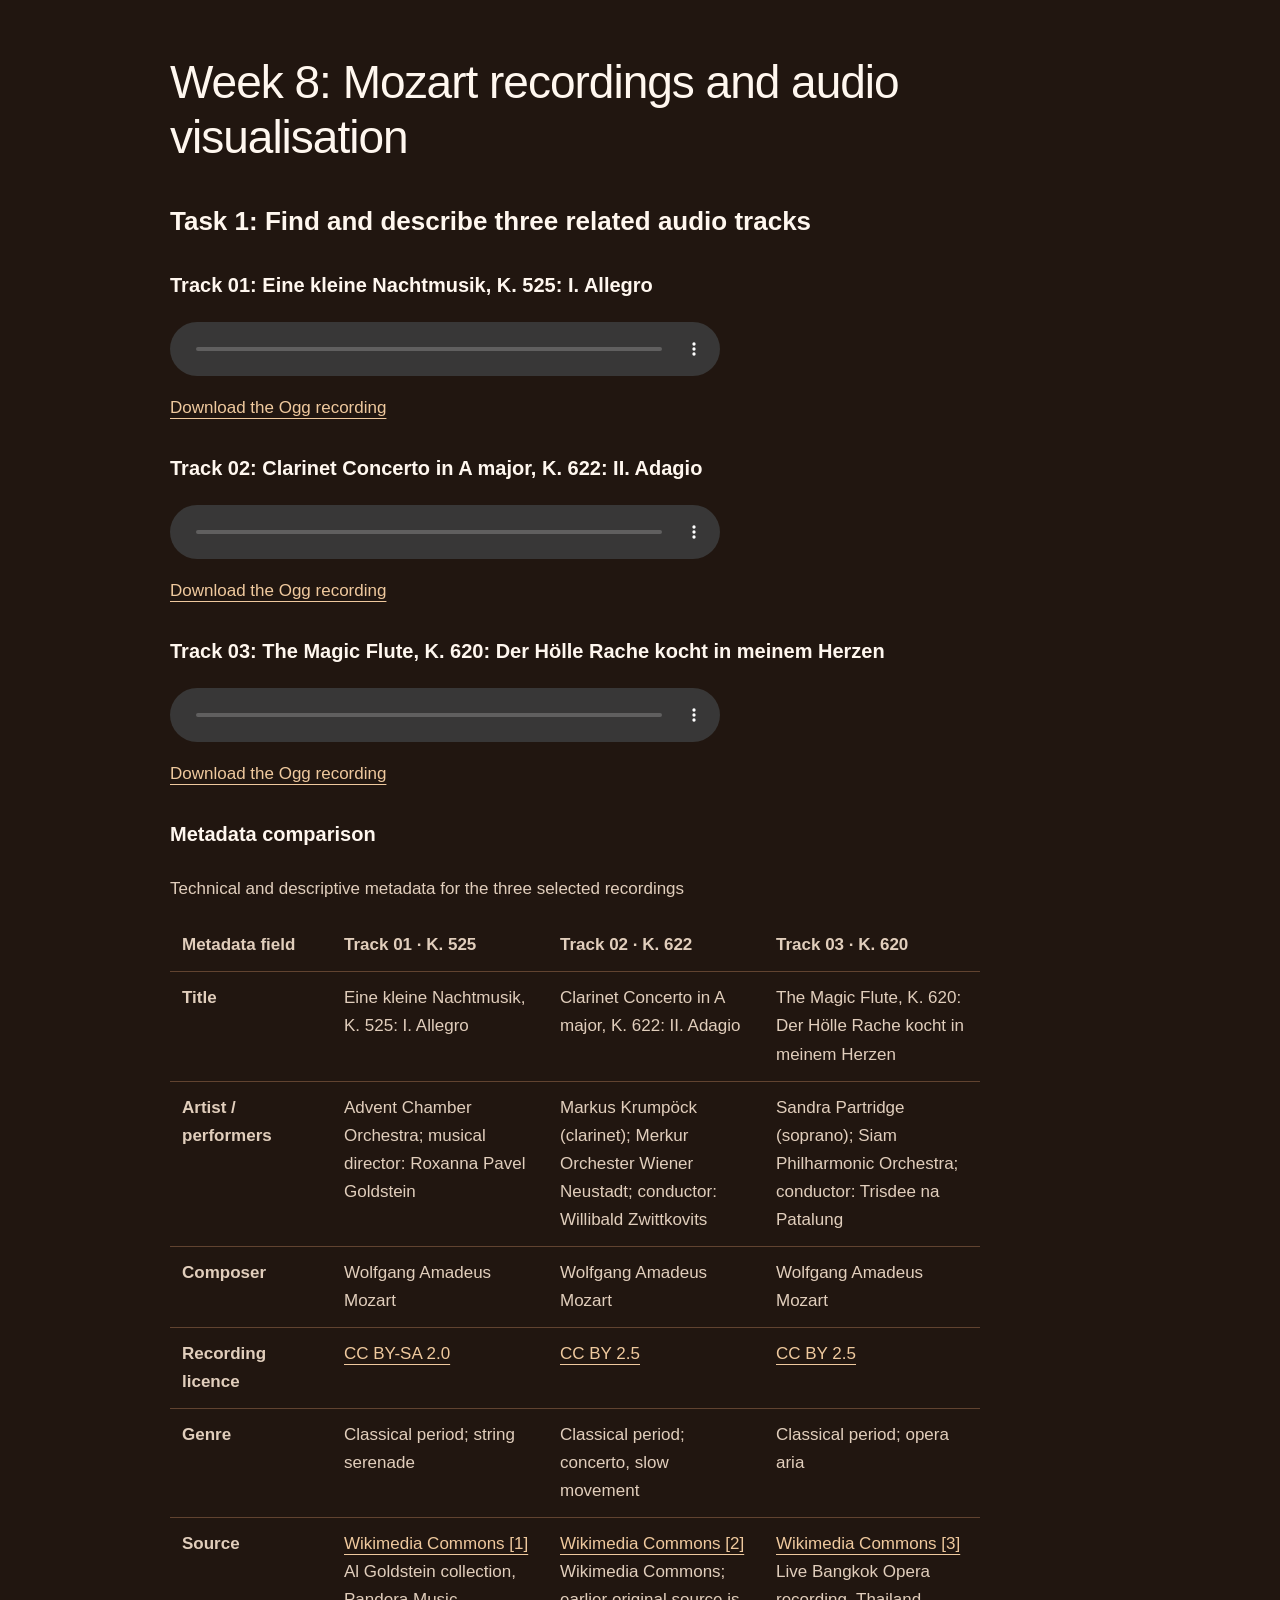
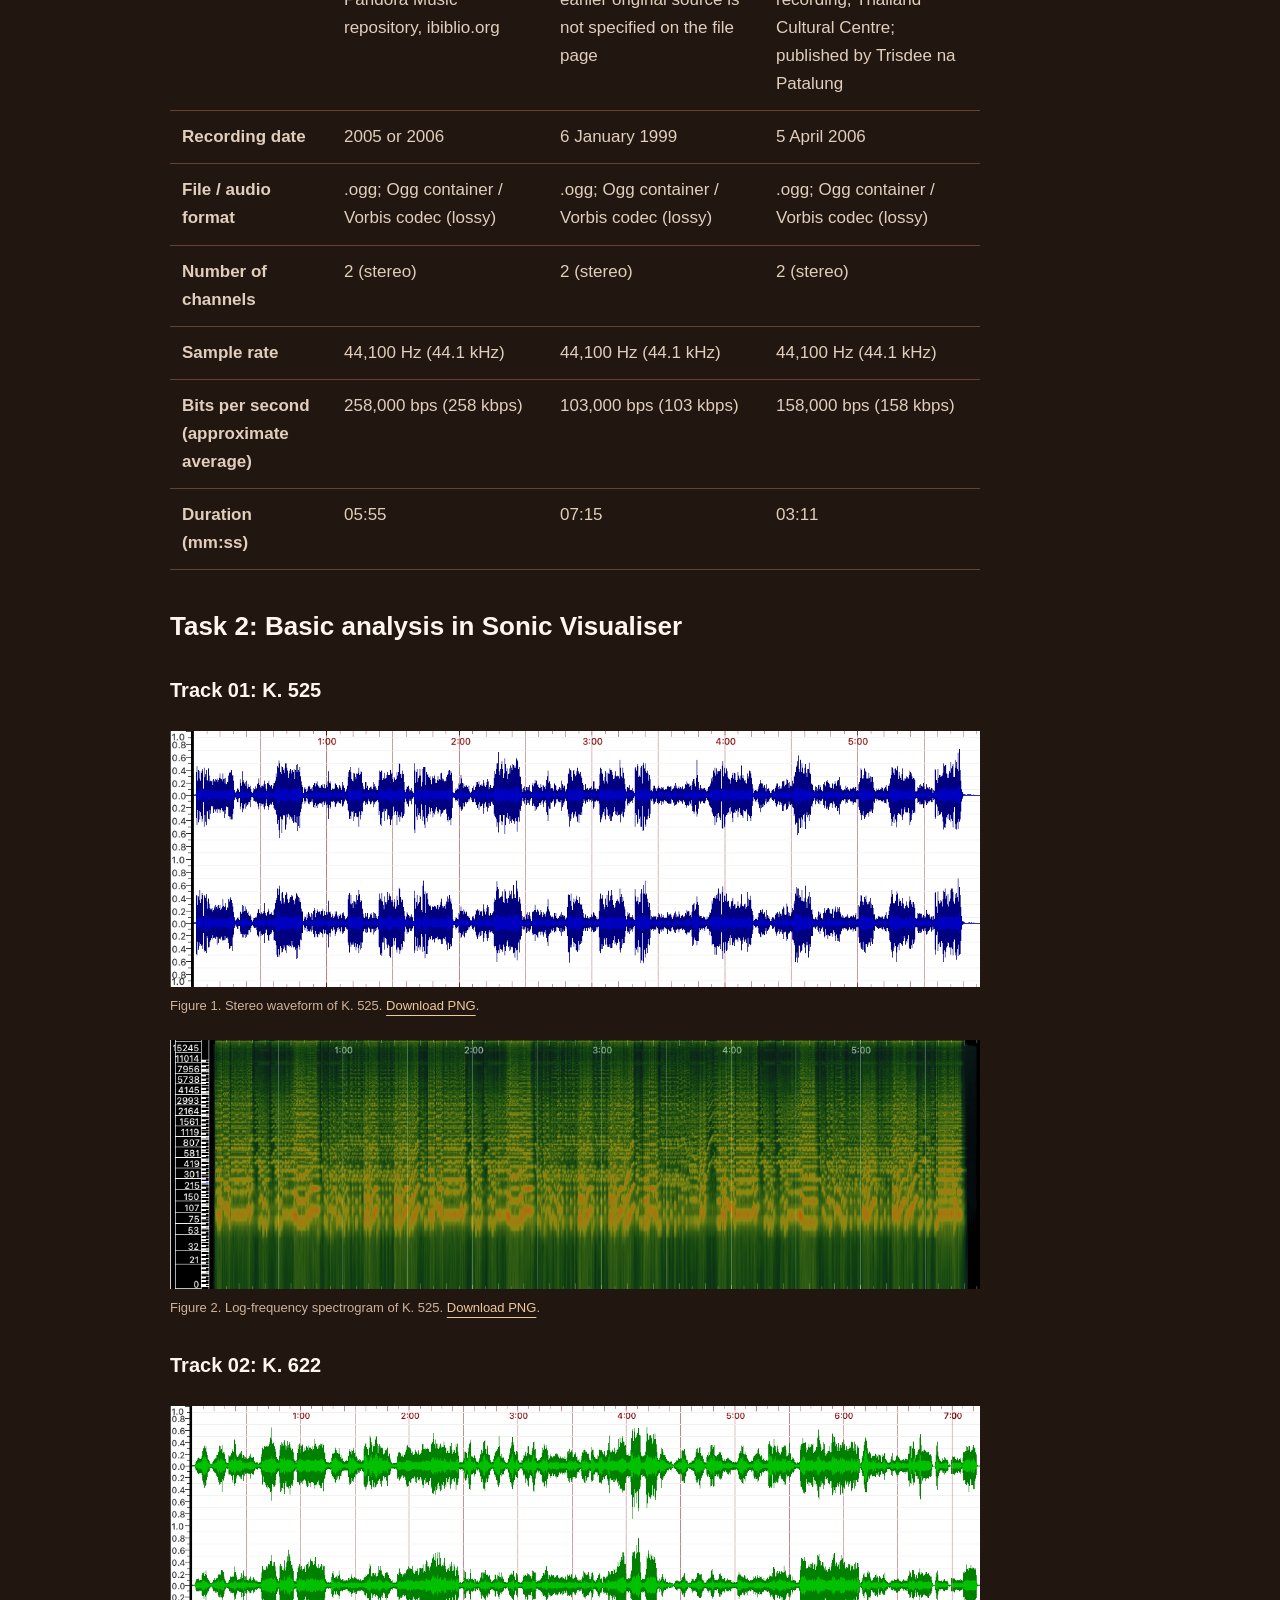
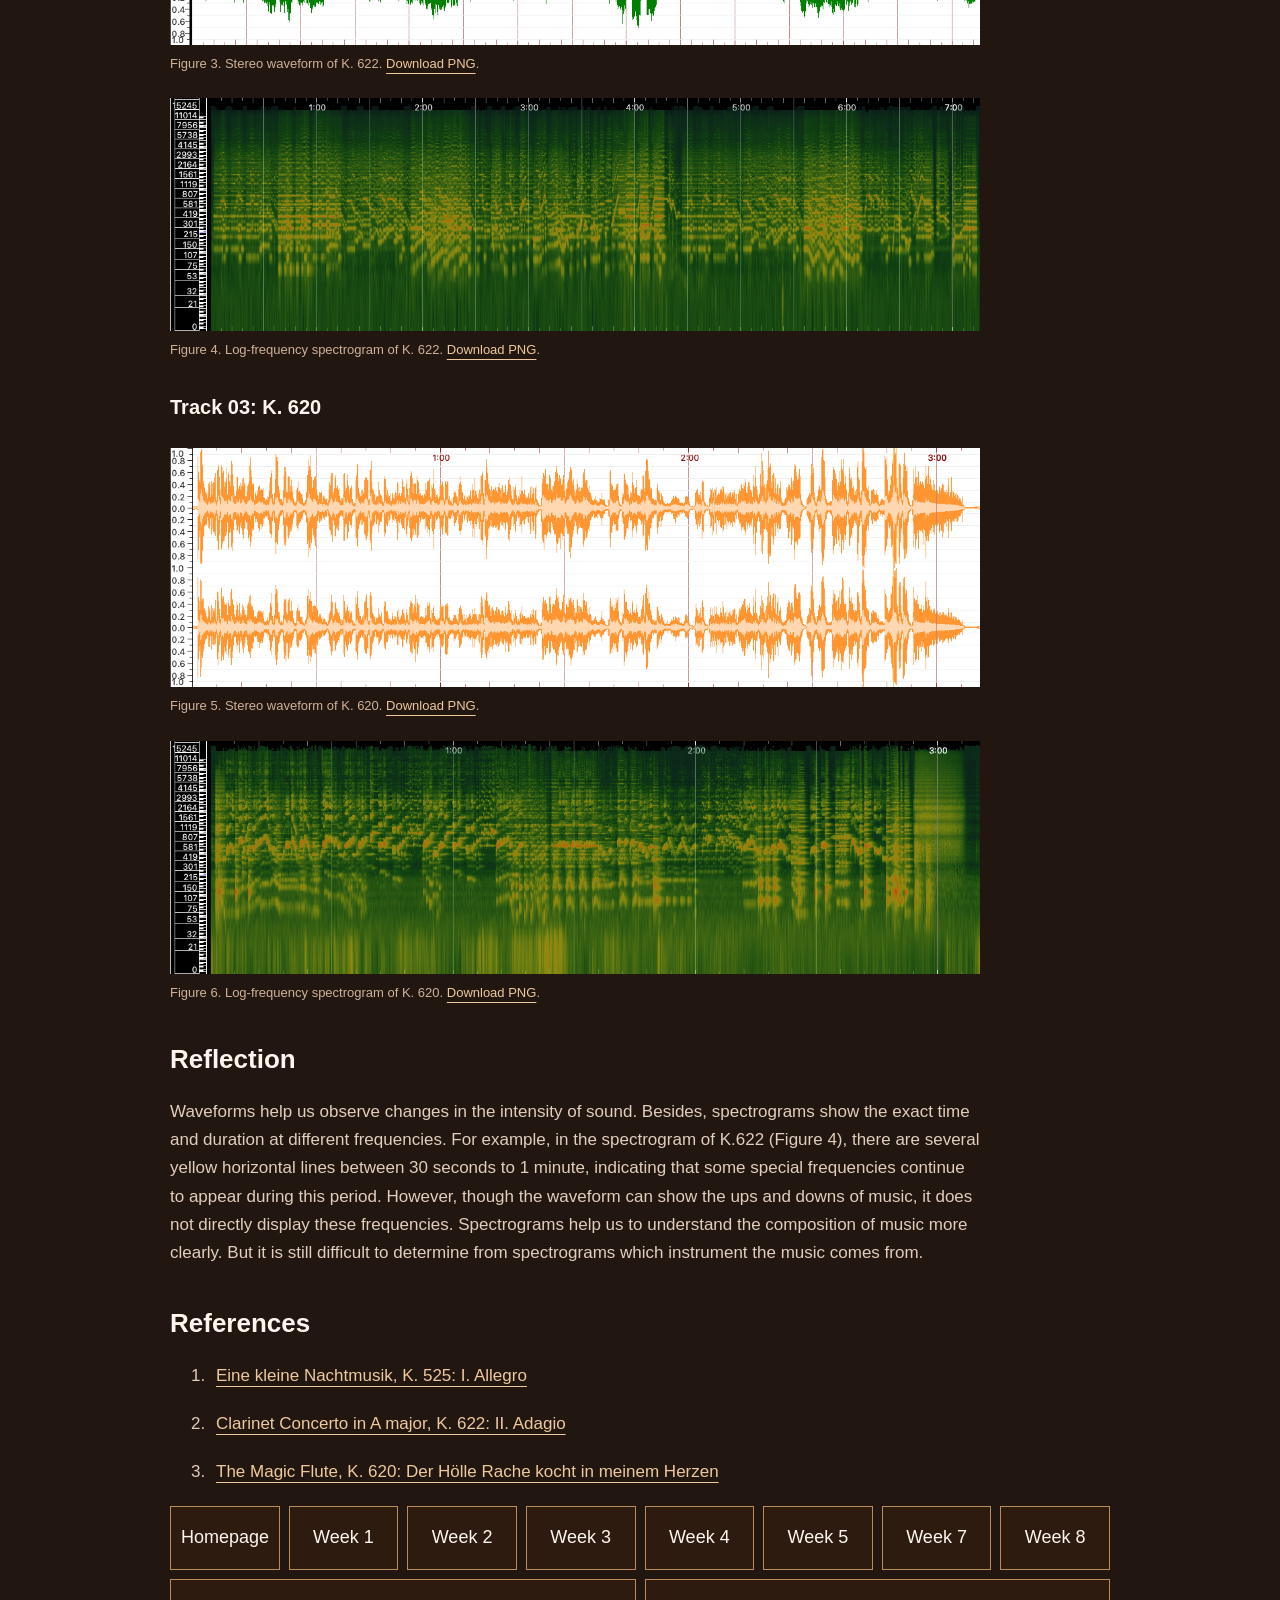
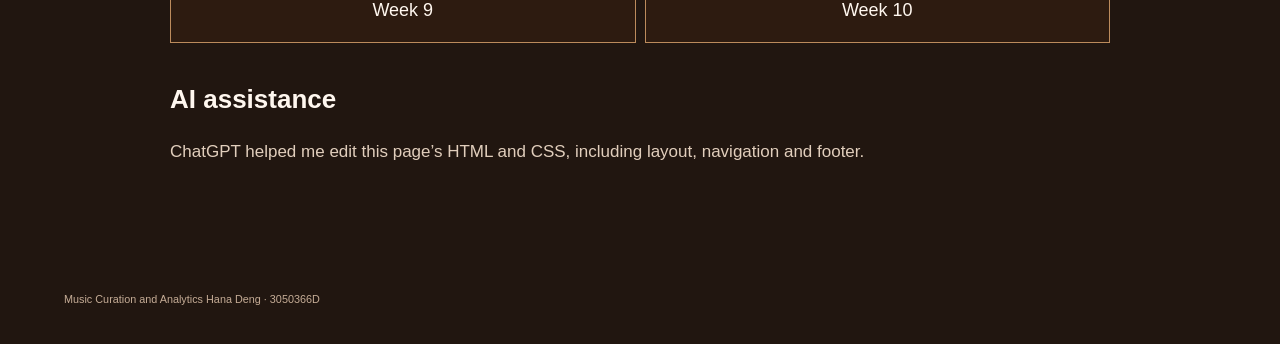
<file: week-8.html>
<!doctype html>
<html>
<head>
  <title>Week 8 | Music Curation and Analytics</title>
  <link rel="stylesheet" href="portfolio.css?v=20261117">
  <style>
  .week-eight .metadata-scroll {
  overflow-x: auto;
  margin: 24px 0;
}

  .week-eight .metadata-table {
    width: 100%;
    min-width: 740px;
    border-collapse: collapse;
    table-layout: fixed;
    color: #e1cebc;
    font-size: 17px;
  }

  .week-eight .metadata-table caption {
    margin-bottom: 16px;
    text-align: left;
  }

  .week-eight .metadata-table th,
  .week-eight .metadata-table td {
    padding: 12px;
    border-bottom: 1px solid #614330;
    text-align: left;
    vertical-align: top;
    overflow-wrap: anywhere;
  }

  .week-eight .metadata-table th:first-child {
    width: 20%;
  }

  .week-eight audio {
    display: block;
    width: 100%;
    max-width: 550px;
    margin: 18px 0;
  }

  .week-eight figure {
    margin: 24px 0;
  }

  .week-eight figure img {
    display: block;
    width: 100%;
    height: auto;
  }

  .week-eight figcaption {
    margin-top: 8px;
    color: #cfb299;
    font-size: 13px;
  }
</style>
</head>
<body class="week-eight">
  <a class="skip" href="#main">Skip to content</a>
  <main class="page" id="main">
    <article>
<h1>Week 8: Mozart recordings and audio visualisation</h1>
<h2>Task 1: Find and describe three related audio tracks</h2>
<section>
  <h3>Track 01: Eine kleine Nachtmusik, K. 525: I. Allegro</h3>
  <audio controls preload="none" aria-label="Listen to Track 01, K. 525">
    <source src="data/week8/audio/01_Mozart_K525_I_Allegro_Advent.ogg" type="audio/ogg">
    Your browser does not support this audio format. Use the download link below.
  </audio>
  <p><a href="data/week8/audio/01_Mozart_K525_I_Allegro_Advent.ogg" download>Download the Ogg recording</a></p>
</section>
<section>
  <h3>Track 02: Clarinet Concerto in A major, K. 622: II. Adagio</h3>
  <audio controls preload="none" aria-label="Listen to Track 02, K. 622">
    <source src="data/week8/audio/02_Mozart_K622_II_Adagio_Krumpoeck.ogg" type="audio/ogg">
    Your browser does not support this audio format. Use the download link below.
  </audio>
  <p><a href="data/week8/audio/02_Mozart_K622_II_Adagio_Krumpoeck.ogg" download>Download the Ogg recording</a></p>
</section>
<section>
  <h3>Track 03: The Magic Flute, K. 620: Der Hölle Rache kocht in meinem Herzen</h3>
  <audio controls preload="none" aria-label="Listen to Track 03, K. 620">
    <source src="data/week8/audio/03_Mozart_K620_Der_Hoelle_Rache_Partridge.ogg" type="audio/ogg">
    Your browser does not support this audio format. Use the download link below.
  </audio>
  <p><a href="data/week8/audio/03_Mozart_K620_Der_Hoelle_Rache_Partridge.ogg" download>Download the Ogg recording</a></p>
</section>
<h3>Metadata comparison</h3>
<div class="metadata-scroll" role="region" aria-label="Audio metadata comparison" tabindex="0">
  <table class="metadata-table">
    <caption>Technical and descriptive metadata for the three selected recordings</caption>
    <thead><tr><th scope="col">Metadata field</th><th scope="col">Track 01 · K. 525</th><th scope="col">Track 02 · K. 622</th><th scope="col">Track 03 · K. 620</th></tr></thead>
    <tbody>
      <tr><th scope="row">Title</th><td>Eine kleine Nachtmusik, K. 525: I. Allegro</td><td>Clarinet Concerto in A major, K. 622: II. Adagio</td><td>The Magic Flute, K. 620: Der Hölle Rache kocht in meinem Herzen</td></tr>
      <tr><th scope="row">Artist / performers</th><td>Advent Chamber Orchestra; musical director: Roxanna Pavel Goldstein</td><td>Markus Krumpöck (clarinet); Merkur Orchester Wiener Neustadt; conductor: Willibald Zwittkovits</td><td>Sandra Partridge (soprano); Siam Philharmonic Orchestra; conductor: Trisdee na Patalung</td></tr>
      <tr><th scope="row">Composer</th><td>Wolfgang Amadeus Mozart</td><td>Wolfgang Amadeus Mozart</td><td>Wolfgang Amadeus Mozart</td></tr>
      <tr><th scope="row">Recording licence</th><td><a href="https://creativecommons.org/licenses/by-sa/2.0/">CC BY-SA 2.0</a></td><td><a href="https://creativecommons.org/licenses/by/2.5/">CC BY 2.5</a></td><td><a href="https://creativecommons.org/licenses/by/2.5/">CC BY 2.5</a></td></tr>
      <tr><th scope="row">Genre</th><td>Classical period; string serenade</td><td>Classical period; concerto, slow movement</td><td>Classical period; opera aria</td></tr>
      <tr><th scope="row">Source</th><td><a href="https://commons.wikimedia.org/wiki/File:Mozart_-_Eine_kleine_Nachtmusik_-_1._Allegro.ogg">Wikimedia Commons [1]</a><br>Al Goldstein collection, Pandora Music repository, ibiblio.org</td><td><a href="https://commons.wikimedia.org/wiki/File:Mozart_Clarinet_Concert_-_2._Adagio.ogg">Wikimedia Commons [2]</a><br>Wikimedia Commons; earlier original source is not specified on the file page</td><td><a href="https://commons.wikimedia.org/wiki/File:Der_Hoelle_Rache.ogg">Wikimedia Commons [3]</a><br>Live Bangkok Opera recording, Thailand Cultural Centre; published by Trisdee na Patalung</td></tr>
      <tr><th scope="row">Recording date</th><td>2005 or 2006</td><td>6 January 1999</td><td>5 April 2006</td></tr>
      <tr><th scope="row">File / audio format</th><td>.ogg; Ogg container / Vorbis codec (lossy)</td><td>.ogg; Ogg container / Vorbis codec (lossy)</td><td>.ogg; Ogg container / Vorbis codec (lossy)</td></tr>
      <tr><th scope="row">Number of channels</th><td>2 (stereo)</td><td>2 (stereo)</td><td>2 (stereo)</td></tr>
      <tr><th scope="row">Sample rate</th><td>44,100 Hz (44.1 kHz)</td><td>44,100 Hz (44.1 kHz)</td><td>44,100 Hz (44.1 kHz)</td></tr>
      <tr><th scope="row">Bits per second (approximate average)</th><td>258,000 bps (258 kbps)</td><td>103,000 bps (103 kbps)</td><td>158,000 bps (158 kbps)</td></tr>
      <tr><th scope="row">Duration (mm:ss)</th><td>05:55</td><td>07:15</td><td>03:11</td></tr>
    </tbody>
  </table>
</div>
<h2>Task 2: Basic analysis in Sonic Visualiser</h2>
<section>
  <h3>Track 01: K. 525</h3>
  <figure>
    <a href="data/week8/images/K525_waveform.png"><img src="data/week8/images/K525_waveform.png" alt="Two-channel waveform of Eine kleine Nachtmusik, K. 525: I. Allegro" width="1200" loading="lazy"></a>
    <figcaption>Figure 1. Stereo waveform of K. 525. <a href="data/week8/images/K525_waveform.png" download>Download PNG</a>.</figcaption>
  </figure>
  <figure>
    <a href="data/week8/images/K525_spectrogram_log.png"><img src="data/week8/images/K525_spectrogram_log.png" alt="Log-frequency spectrogram of Eine kleine Nachtmusik, K. 525: I. Allegro" width="1200" loading="lazy"></a>
    <figcaption>Figure 2. Log-frequency spectrogram of K. 525. <a href="data/week8/images/K525_spectrogram_log.png" download>Download PNG</a>.</figcaption>
  </figure>
  </section>
<section>
  <h3>Track 02: K. 622</h3>
  <figure>
    <a href="data/week8/images/K622_waveform.png"><img src="data/week8/images/K622_waveform.png" alt="Two-channel waveform of Clarinet Concerto in A major, K. 622: II. Adagio" width="1200" loading="lazy"></a>
    <figcaption>Figure 3. Stereo waveform of K. 622. <a href="data/week8/images/K622_waveform.png" download>Download PNG</a>.</figcaption>
  </figure>
  <figure>
    <a href="data/week8/images/K622_spectrogram_log.png"><img src="data/week8/images/K622_spectrogram_log.png" alt="Log-frequency spectrogram of Clarinet Concerto in A major, K. 622: II. Adagio" width="1200" loading="lazy"></a>
    <figcaption>Figure 4. Log-frequency spectrogram of K. 622. <a href="data/week8/images/K622_spectrogram_log.png" download>Download PNG</a>.</figcaption>
  </figure>
  </section>
<section>
  <h3>Track 03: K. 620</h3>
  <figure>
    <a href="data/week8/images/K620_waveform.png"><img src="data/week8/images/K620_waveform.png" alt="Two-channel waveform of The Magic Flute, K. 620: Der Hölle Rache kocht in meinem Herzen" width="1200" loading="lazy"></a>
    <figcaption>Figure 5. Stereo waveform of K. 620. <a href="data/week8/images/K620_waveform.png" download>Download PNG</a>.</figcaption>
  </figure>
  <figure>
    <a href="data/week8/images/K620_spectrogram_log.png"><img src="data/week8/images/K620_spectrogram_log.png" alt="Log-frequency spectrogram of The Magic Flute, K. 620: Der Hölle Rache kocht in meinem Herzen" width="1200" loading="lazy"></a>
    <figcaption>Figure 6. Log-frequency spectrogram of K. 620. <a href="data/week8/images/K620_spectrogram_log.png" download>Download PNG</a>.</figcaption>
  </figure>
  </section>


<h2>Reflection</h2>
<p>
  Waveforms help us observe changes in the intensity of sound. Besides, spectrograms show the exact time and duration at different frequencies. For example, in the spectrogram of K.622 (Figure 4), there are several yellow horizontal lines between 30 seconds to 1 minute, indicating that some special frequencies continue to appear during this period. However, though the waveform can show the ups and downs of music, it does not directly display these frequencies. Spectrograms help us to understand the composition of music more clearly. But it is still difficult to determine from spectrograms which instrument the music comes from.
</p>

<h2>References</h2>
<ol>
<li><a href="https://commons.wikimedia.org/wiki/File:Mozart_-_Eine_kleine_Nachtmusik_-_1._Allegro.ogg">Eine kleine Nachtmusik, K. 525: I. Allegro</a></li>
<li><a href="https://commons.wikimedia.org/wiki/File:Mozart_Clarinet_Concert_-_2._Adagio.ogg">Clarinet Concerto in A major, K. 622: II. Adagio</a></li>
<li><a href="https://commons.wikimedia.org/wiki/File:Der_Hoelle_Rache.ogg">The Magic Flute, K. 620: Der Hölle Rache kocht in meinem Herzen</a></li>
</ol>

    </article>
    <nav class="week-nav">
      <a href="index.html">Homepage</a>
      <a href="week-1.html">Week 1</a>
      <a href="week-2.html">Week 2</a>
      <a href="verovio.html">Week 3</a>
      <a href="week-4.html">Week 4</a>
      <a href="week-5.html">Week 5</a>
      <a href="week-7.html">Week 7</a>
      <a href="week-8.html">Week 8</a>
      <a href="week-9.html">Week 9</a>
      <a href="week-10.html">Week 10</a>
    </nav>

    <h2>AI assistance</h2>
    <p>
      ChatGPT helped me edit this page’s HTML and CSS, including layout, navigation and footer.
    </p>
  </main>

  <footer>
    <p>
      <small>
        Music Curation and Analytics
        Hana Deng · 3050366D
      </small>
    </p>
  </footer>
</body>
</html>
</file>
<file: portfolio.css>
*{box-sizing:border-box}html{color-scheme:dark}body{margin:0;font-family:Arial,Helvetica,sans-serif;color:#fff7ef;background:#211610;line-height:1.65}a{color:inherit;text-underline-offset:5px}a:hover{color:#efc99e}a:focus-visible{outline:3px solid #f6dbb8;outline-offset:6px}.skip{position:absolute;top:-100px;background:#fff;color:#000;padding:12px;z-index:9}.skip:focus{top:0}.home{min-height:100svh;display:flex;flex-direction:column;background:linear-gradient(90deg,rgba(39,22,12,.62),rgba(24,13,7,.55)),url('piano-background-brown.svg') center/cover fixed}.home-top,.page-top{padding:26px 5vw;display:flex;align-items:center;justify-content:space-between;gap:25px;font-size:12px;letter-spacing:1.7px}.home-top>span{color:#d6c3b3}.home-top a,.page-top a{text-decoration:none}.hero{flex:1;width:100%;padding:clamp(70px,11vh,160px) 5vw 85px;text-align:center;display:flex;flex-direction:column;justify-content:center;align-items:center}.eyebrow{color:#dfbc96;letter-spacing:3.5px;font-size:12px;font-weight:700}.hero h1{font-size:clamp(44px,6.9vw,108px);font-weight:500;line-height:1.06;letter-spacing:-3px;margin:20px 0 30px}.intro{font-size:clamp(17px,1.7vw,25px);line-height:1.6;color:#ebd9c8;margin:0 0 58px}.week-nav{display:flex;gap:9px;flex-wrap:wrap;justify-content:center;width:100%;max-width:1450px}.week-nav a{min-width:105px;flex:1;border:1px solid #bc8b5c;background:rgba(55,32,18,.55);text-align:center;text-decoration:none;padding:16px 10px;font-size:18px;white-space:nowrap;transition:background .15s,border-color .15s}.week-nav a:hover,.week-nav a[aria-current]{background:#785033;border-color:#e4ba88;color:white}.week-nav small{display:block;font-size:10px;letter-spacing:.4px;color:#c9ad95;margin-top:2px}.home .week-nav a{display:flex;align-items:center;justify-content:center}footer{padding:22px 5vw;color:#c5ac96;font-size:13px;display:flex;justify-content:space-between;gap:20px}.page-top{border-bottom:1px solid #4c3527;letter-spacing:0;font-size:14px}.brand{font-weight:700}.page{max-width:1000px;margin:auto;padding:55px 30px 70px}.week-heading{border-bottom:1px solid #614330;margin-bottom:40px;padding-bottom:22px}.week-heading p{margin:7px 0 0;color:#ceb39a}.page article{max-width:810px}.page h1{font-size:clamp(30px,4vw,46px);line-height:1.2;letter-spacing:-1px;font-weight:500;margin:0 0 32px}.page h2{font-size:26px;line-height:1.3;margin-top:40px}.page h3{font-size:20px;margin-top:30px}.page p,.page li{color:#e1cebc;font-size:17px}.page li{padding-left:6px;margin:0 0 20px}.page strong{color:#fff4e9}.page .lead{font-size:20px;color:#dbbc9e}.score-card{padding:30px;border:1px solid #795539;background:#332219;margin:36px 0}.score-card h2{margin:10px 0}.actions{display:flex;gap:22px;flex-wrap:wrap;align-items:center;margin:28px 0}.primary{display:inline-block;background:#805435;border:1px solid #c99764;color:white;padding:13px 18px;text-decoration:none;font-size:15px}.page article a:not(.primary),.bottom-nav a{color:#efc99e}.page article a:not(.primary):hover,.bottom-nav a:hover{color:#fff4e9}.page .hint{font-size:13px;color:#cfb299}dl>div{display:grid;grid-template-columns:140px 1fr;border-bottom:1px solid #583e2c;padding:14px 0}dt{color:#ccb094}dd{margin:0}.bottom-nav{display:flex;justify-content:space-between;border-top:1px solid #614330;margin:50px 0 35px;padding-top:24px}.interior .week-nav{gap:8px}.interior .week-nav a{min-width:80px;font-size:13px;padding:10px 8px}.interior footer{border-top:1px solid #4c3527}@media(max-width:700px){.hero{padding:70px 22px 50px}.hero h1{letter-spacing:-1.5px}.intro br{display:none}.intro{margin-bottom:35px}.week-nav a{flex:1 1 28%;min-width:90px}.home-top{font-size:10px;letter-spacing:1px}.home-top,.page-top{padding:22px}.page{padding:35px 22px}.score-card{padding:22px}footer{flex-direction:column;gap:2px}.page-top{align-items:flex-start}.brand{max-width:210px}.actions{gap:18px}}
</file>
